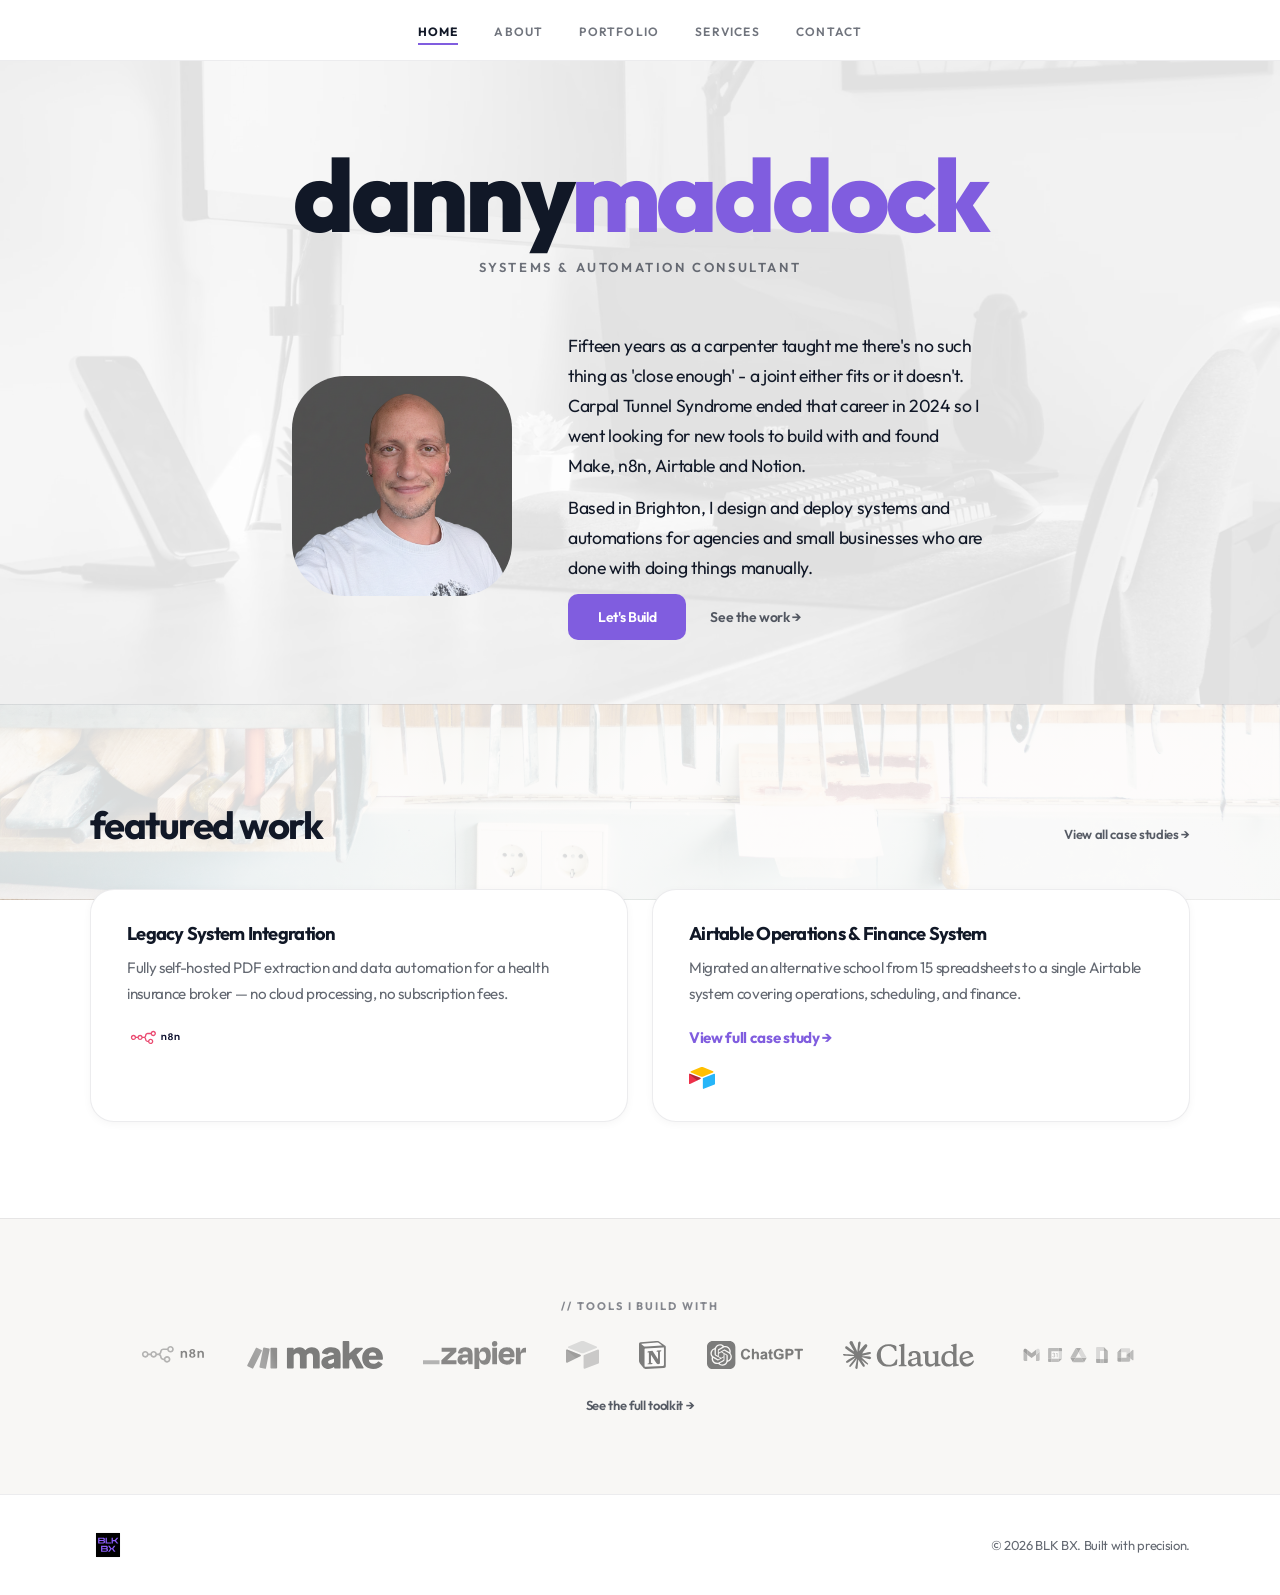
<file: index.html>
<!DOCTYPE html>
<html lang="en">
<head>
<meta charset="utf-8">
<meta name="viewport" content="width=device-width, initial-scale=1">
<title>Danny Maddock — Systems & Automation Consultant | Brighton, UK</title>
  <meta name="description" content="Carpenter turned automation builder. No-code systems, integrations, and workflows for agencies and operators — built to work, not to impress.">
  <meta property="og:title" content="Danny Maddock — Systems & Automation Consultant">
  <meta property="og:description" content="Carpenter turned automation builder. No-code systems, integrations, and workflows for agencies and operators — built to work, not to impress.">
  <meta property="og:url" content="https://dannymaddock.com/">
  <meta property="og:type" content="website">
  <meta property="og:image" content="https://dannymaddock.com/blk-bx-logo.svg.svg">
  <link rel="icon" href="/blk-bx-logo.svg.svg" type="image/svg+xml">
  <link rel="canonical" href="https://dannymaddock.com/">
  <meta name="twitter:card" content="summary">
  <link rel="preconnect" href="https://fonts.googleapis.com">
  <link rel="preconnect" href="https://fonts.gstatic.com" crossorigin="anonymous">
  <link href="https://fonts.googleapis.com/css2?family=Outfit:wght@300;400;500;600;700;800;900&display=swap" rel="stylesheet">
  <style>
    body { margin: 0; font-family: 'Outfit', -apple-system, sans-serif; letter-spacing: -0.02em; color: #111827; }
    h1, h2, h3 { letter-spacing: -0.04em; margin: 0; }
    a { color: oklch(58% 0.19 292); text-decoration: none; }
    a:hover { color: oklch(50% 0.19 292); }
  </style>

  <script type="application/ld+json">
{
  "@context": "https://schema.org",
  "@type": "Person",
  "name": "Danny Maddock",
  "url": "https://dannymaddock.com",
  "jobTitle": "Systems & Automation Consultant",
  "sameAs": [
    "https://www.upwork.com/freelancers/~01ee03b4f8411b630c",
    "https://contra.com/danny_maddock_mg95uey0"
  ],
  "address": {
    "@type": "PostalAddress",
    "addressLocality": "Brighton",
    "addressCountry": "UK"
  }
}
</script>
<style>
.skip-link { position: absolute; left: 16px; top: -80px; z-index: 1000; background: #111827; color: #fff; padding: 12px 16px; border-radius: 8px; font-weight: 700; }
.skip-link:focus { top: 12px; }
:focus-visible { outline: 3px solid oklch(58% 0.19 292); outline-offset: 3px; }
</style>
<!-- Hero background: responsive WebP with the original JPEG as fallback. Preload media ranges must match the CSS breakpoints below exactly, or a browser can fetch two variants. -->
<link rel="preload" as="image" type="image/webp" href="/hero-bg-800.webp" media="(max-width: 599.98px)">
<link rel="preload" as="image" type="image/webp" href="/hero-bg-1280.webp" media="(min-width: 600px) and (max-width: 899.98px)">
<link rel="preload" as="image" type="image/webp" href="/hero-bg-1600.webp" media="(min-width: 900px) and (max-width: 1599.98px)">
<link rel="preload" as="image" type="image/webp" href="/hero-bg-2400.webp" media="(min-width: 1600px)">
<style>
.hero-bg { background: url('/hero-bg.jpg') center / cover no-repeat; }
.hero-bg { background-image: image-set(url('/hero-bg-800.webp') type('image/webp'), url('/hero-bg.jpg') type('image/jpeg')); }
@media (min-width: 600px) { .hero-bg { background-image: image-set(url('/hero-bg-1280.webp') type('image/webp'), url('/hero-bg.jpg') type('image/jpeg')); } }
@media (min-width: 900px) { .hero-bg { background-image: image-set(url('/hero-bg-1600.webp') type('image/webp'), url('/hero-bg.jpg') type('image/jpeg')); } }
@media (min-width: 1600px) { .hero-bg { background-image: image-set(url('/hero-bg-2400.webp') type('image/webp'), url('/hero-bg.jpg') type('image/jpeg')); } }
</style>
<script defer src="https://cloud.umami.is/script.js" data-website-id="dac5d32b-0af2-4e4a-9d23-ffa6eaa5a9c3"></script>
<style>
    @media (max-width: 768px) {
      #nav-menu { position: absolute; top: 60px; left: 0; right: 0; flex-direction: column; gap: 0; background: #fff; border-bottom: 1px solid rgba(17,24,39,0.08); padding: 16px 32px !important; display: none !important; }
      #nav-menu.open { display: flex !important; }
      #nav-menu li { border-bottom: 1px solid rgba(17,24,39,0.08); padding: 12px 0; }
      #nav-menu li:last-child { border-bottom: none; }
      #nav-toggle { display: block !important; }
    }

    @media (max-width: 768px) {
        [data-screen-label="Hero"] { padding: 48px 20px 40px !important; text-align: center !important; }
        [data-screen-label="Hero"] h1 { font-size: clamp(2rem, 6vw, 3.5rem) !important; }
        [data-screen-label="Hero"] > div { flex-direction: column !important; gap: 32px !important; align-items: center !important; }
        [data-screen-label="Hero"] .image { width: 160px !important; height: 160px !important; }
        [data-screen-label="Hero"] p { font-size: 1rem !important; }
        [data-screen-label="Hero"] > div > div:last-child > div:last-child { justify-content: center !important; width: 100%; }
        [data-screen-label="Featured Work"] { text-align: center !important; }
        [data-screen-label="Featured Work"] > div > div:first-child { justify-content: center !important; align-items: center !important; }
      }

    @media (max-width: 768px) {
          [data-screen-label="Featured Work"] { padding: 64px 0 !important; background-attachment: scroll !important; }
          [data-screen-label="Featured Work"] > div > div:first-child { flex-direction: column !important; gap: 16px !important; margin-bottom: 16px !important; }
          [data-screen-label="Featured Work"] > div > div:first-child > a { font-size: 12px !important; }
          [data-screen-label="Featured Work"] > div > div:last-of-type { grid-template-columns: 1fr !important; gap: 16px !important; padding: 0 20px !important; }
          [data-screen-label="Featured Work"] > div > div:last-of-type > div { padding: 24px !important; }
          [data-screen-label="Featured Work"] > div > div:last-of-type h3 { font-size: 1rem !important; }
          [data-screen-label="Featured Work"] > div > div:last-of-type p { font-size: 0.85rem !important; }
        }

    .build-link:hover { background:oklch(50% 0.19 292); transform:translateY(-2px); }
    .muted-link:hover { color:#111827; }
    main:focus { outline: none; }
    @media (max-width: 340px) {
      /* Keep the existing 48px wordmark and hero height; prevent the old
         2px horizontal overflow on 320px screens with slightly tighter tracking. */
      [data-screen-label="Hero"] h1 > span { letter-spacing: -0.049em !important; }
    }
    @media (prefers-reduced-motion: reduce) {
      .build-link { transition: none !important; }
      .build-link:hover { transform: none; }
    }
    @media print {
      @page { margin: 0.5cm; }
      *, *::before, *::after {
        print-color-adjust: exact;
        -webkit-print-color-adjust: exact;
        backdrop-filter: none !important;
        -webkit-backdrop-filter: none !important;
        transition: none !important;
      }
    }
</style>
<noscript>
  <style>
    @media (max-width: 768px) {
      /* Without JavaScript, keep every navigation link visible in normal flow. */
      #nav-menu { position: static; display: flex !important; }
      #nav-toggle { display: none !important; }
      .nav-inner { height: auto !important; min-height: 60px; }
      header { position: relative !important; }
    }
  </style>
</noscript>
</head>
<body style="background:#fff;">


  <a href="#main-content" class="skip-link">Skip to content</a>

  <header style="position:sticky; top:0; z-index:100; border-bottom:1px solid rgba(17,24,39,0.08); background:rgba(255,255,255,0.85); backdrop-filter:blur(12px); -webkit-backdrop-filter:blur(12px);">
    <nav aria-label="Primary">
    <div class="nav-inner" style="max-width:1100px; margin:0 auto; padding:0 32px; height:60px; display:flex; align-items:center; justify-content:center;">
      <ul id="nav-menu" style="display:flex; align-items:center; gap:36px; list-style:none; margin:0; padding:0; flex-wrap:wrap;">
        <li><a href="/" aria-current="page" style="font-size:12px; font-weight:700; letter-spacing:0.1em; text-transform:uppercase; color:#111827; padding-bottom:4px; border-bottom:2px solid oklch(58% 0.19 292);">Home</a></li>
        <li><a href="/about/" style="font-size:12px; font-weight:600; letter-spacing:0.1em; text-transform:uppercase; color:rgba(17,24,39,0.6);">About</a></li>
        <li><a href="/portfolio/" style="font-size:12px; font-weight:600; letter-spacing:0.1em; text-transform:uppercase; color:rgba(17,24,39,0.6);">Portfolio</a></li>
        <li><a href="/services/" style="font-size:12px; font-weight:600; letter-spacing:0.1em; text-transform:uppercase; color:rgba(17,24,39,0.6);">Services</a></li>
        <li><a href="/contact/" style="font-size:12px; font-weight:600; letter-spacing:0.1em; text-transform:uppercase; color:rgba(17,24,39,0.6);">Contact</a></li>
      </ul>
      <button id="nav-toggle" type="button" aria-controls="nav-menu" aria-expanded="false" style="display:none; background:none; border:none; cursor:pointer; padding:8px; margin-left:auto;" aria-label="Toggle navigation">
        <svg aria-hidden="true" width="24" height="24" viewBox="0 0 24 24" fill="none" stroke="currentColor" stroke-width="2">
          <line x1="3" y1="6" x2="21" y2="6"></line>
          <line x1="3" y1="12" x2="21" y2="12"></line>
          <line x1="3" y1="18" x2="21" y2="18"></line>
        </svg>
      </button>
    </div>
    </nav>
  </header>

  <main id="main-content" tabindex="-1">
  <section style="padding:88px 40px 64px; display:flex; flex-direction:column; align-items:center; position:relative; z-index:1;" data-screen-label="Hero">
    <div class="hero-bg" aria-hidden="true" style="position:absolute; inset:0; opacity:0.12; z-index:0; pointer-events:none; filter:grayscale(100%);"></div>
    <h1 style="text-align:center; line-height:0.9; position:relative; z-index:1;">
      <span style="font-size:clamp(3rem,8vw,7.5rem); font-weight:800; letter-spacing:-0.04em; text-transform:lowercase;"><span style="color:#111827;">danny</span><span style="color:oklch(58% 0.19 292);">maddock</span></span>
    </h1>
    <p style="margin:18px 0 0; font-size:13px; font-weight:600; letter-spacing:0.2em; text-transform:uppercase; color:rgba(17,24,39,0.6); text-align:center; position:relative; z-index:1;">systems &amp; automation consultant</p>

    <div style="display:flex; flex-direction:row; align-items:center; justify-content:center; gap:56px; width:100%; max-width:920px; margin:56px auto 0; flex-wrap:wrap; position:relative; z-index:1;">
      <div style="width:220px; height:220px; flex-shrink:0; border-radius:24%; overflow:visible;">
        <img width="220" height="220" fetchpriority="high" decoding="async" src="/dannymaddock.png" alt="Danny Maddock" style="width:100%; height:100%; object-fit:cover; object-position:50% 5%; border-radius:24%; display:block;">
      </div>
      <div style="display:flex; flex-direction:column; align-items:flex-start; gap:12px; max-width:420px;">
        <p style="font-size:1.1rem; line-height:1.7; margin:0; color:#111827;">Fifteen years as a carpenter taught me there's no such thing as 'close enough' - a joint either fits or it doesn't. Carpal Tunnel Syndrome ended that career in 2024 so I went looking for new tools to build with and found Make, n8n, Airtable and Notion.</p>
        <p style="font-size:1.1rem; line-height:1.7; margin:0; color:#111827;">Based in Brighton, I design and deploy systems and automations for agencies and small businesses who are done with doing things manually.</p>
        <div style="display:flex; flex-direction:row; align-items:center; gap:24px; flex-wrap:wrap;">
          <a href="/contact/#build" style="background:oklch(58% 0.19 292); color:#fff; display:inline-block; padding:14px 30px; border-radius:10px; font-size:14px; font-weight:600; transition:all 0.25s;" class="build-link">Let's Build</a>
          <a href="/portfolio/" style="color:rgba(17,24,39,0.7); font-size:14px; font-weight:600;" class="muted-link">See the work →</a>
        </div>
      </div>
    </div>
  </section>

  <section style="padding:96px 0; border-top:1px solid rgba(17,24,39,0.08); background:linear-gradient(rgba(255,255,255,0.85),rgba(255,255,255,0.85)), url('/workbench.jpg') center top/cover no-repeat; background-attachment:fixed;" data-screen-label="Featured Work">
    <div style="max-width:1100px; margin:0 auto; padding:0 32px;">
      <div style="display:flex; align-items:baseline; justify-content:space-between; margin-bottom:40px; flex-wrap:wrap; gap:12px;">
        <h2 style="font-size:clamp(1.8rem,3.5vw,2.4rem); font-weight:700; text-transform:lowercase;">featured work</h2>
        <a href="/portfolio/" style="font-size:13px; font-weight:600; color:rgba(17,24,39,0.7);" class="muted-link">View all case studies →</a>
      </div>
      <div style="display:grid; grid-template-columns:repeat(2,1fr); gap:24px;">
        <div style="padding:32px 36px; background:#fff; border:1px solid rgba(17,24,39,0.08); border-radius:24px; box-shadow:0 2px 8px rgba(0,0,0,0.04);">
          <h3 style="font-size:1.15rem; font-weight:700; margin-bottom:10px;">Legacy System Integration</h3>
          <p style="font-size:0.95rem; color:rgba(17,24,39,0.65); line-height:1.7; margin:0 0 20px;">Fully self-hosted PDF extraction and data automation for a health insurance broker — no cloud processing, no subscription fees.</p>
          <div style="display:flex; gap:14px;">
            <img loading="lazy" decoding="async" src="/n8n.svg" alt="n8n" style="height:22px; width:auto;">
          </div>
        </div>
        <div style="padding:32px 36px; background:#fff; border:1px solid rgba(17,24,39,0.08); border-radius:24px; box-shadow:0 2px 8px rgba(0,0,0,0.04);">
          <h3 style="font-size:1.15rem; font-weight:700; margin-bottom:10px;">Airtable Operations &amp; Finance System</h3>
          <p style="font-size:0.95rem; color:rgba(17,24,39,0.65); line-height:1.7; margin:0 0 20px;">Migrated an alternative school from 15 spreadsheets to a single Airtable system covering operations, scheduling, and finance.</p>
          <a href="/portfolio/airtable-operations-and-finance/" style="display:inline-block; margin:0 0 20px; font-size:0.95rem; font-weight:700;">View full case study →</a>
          <div style="display:flex; gap:14px;">
            <img loading="lazy" decoding="async" src="/airtable.svg" alt="Airtable" style="height:22px; width:auto;">
          </div>
        </div>
      </div>
    </div>
  </section>

  <section aria-label="Tools I build with" style="padding:80px 0; border-top:1px solid rgba(17,24,39,0.08); background:#f8f7f5;" data-screen-label="Toolkit Strip">
    <div style="max-width:1100px; margin:0 auto; padding:0 32px; text-align:center;">
      <p style="font-size:11px; font-weight:700; letter-spacing:0.18em; text-transform:uppercase; color:rgba(17,24,39,0.5); margin:0 0 28px;">// tools I build with</p>
      <div style="display:flex; align-items:center; justify-content:center; gap:40px; flex-wrap:wrap;">
        <img loading="lazy" decoding="async" src="/n8n.svg" alt="n8n" style="height:28px; width:auto; filter:grayscale(100%) opacity(50%);">
        <img loading="lazy" decoding="async" src="/make.svg" alt="Make" style="height:28px; width:auto; filter:grayscale(100%) opacity(50%);">
        <img loading="lazy" decoding="async" src="/zapier.svg" alt="Zapier" style="height:28px; width:auto; filter:grayscale(100%) opacity(50%);">
        <img loading="lazy" decoding="async" src="/airtable.svg" alt="Airtable" style="height:28px; width:auto; filter:grayscale(100%) opacity(50%);">
        <img loading="lazy" decoding="async" src="/notion.svg" alt="Notion" style="height:28px; width:auto; filter:grayscale(100%) opacity(50%);">
        <img loading="lazy" decoding="async" src="/chatgpt.svg" alt="ChatGPT" style="height:28px; width:auto; filter:grayscale(100%) opacity(50%);">
        <img loading="lazy" decoding="async" src="/claude.svg" alt="Claude" style="height:28px; width:auto; filter:grayscale(100%) opacity(50%);">
        <img loading="lazy" decoding="async" src="/google_workspace.svg" alt="Google Workspace" style="height:28px; width:auto; filter:grayscale(100%) opacity(50%);">
      </div>
      <a href="/services/#toolkit" style="display:inline-block; margin-top:28px; font-size:13px; font-weight:600; color:rgba(17,24,39,0.7);" class="muted-link">See the full toolkit →</a>
    </div>
  </section>

  </main>

  <footer style="border-top:1px solid rgba(17,24,39,0.08); padding:32px 0;">
    <div style="max-width:1100px; margin:0 auto; padding:0 32px; display:flex; align-items:center; justify-content:space-between; flex-wrap:wrap; gap:16px;">
      <img loading="lazy" decoding="async" src="/blk-bx-logo.svg.svg" alt="BLK BX" style="height:36px; width:auto; object-fit:contain;">
      <p style="font-size:13px; color:rgba(17,24,39,0.65); margin:0;">© 2026 BLK BX. Built with precision.</p>
    </div>
  </footer>

  <script>
    // The mobile menu is the homepage's only scripted interaction.
    const navToggle = document.getElementById('nav-toggle');
    const navMenu = document.getElementById('nav-menu');

    function setMenuOpen(open) {
      navMenu.classList.toggle('open', open);
      navToggle.setAttribute('aria-expanded', String(open));
    }

    navToggle.addEventListener('click', function () {
      setMenuOpen(navToggle.getAttribute('aria-expanded') !== 'true');
    });

    document.addEventListener('keydown', function (event) {
      if (event.key === 'Escape' && navToggle.getAttribute('aria-expanded') === 'true') {
        setMenuOpen(false);
        navToggle.focus();
      }
    });
  </script>
</body>
</html>
</file>
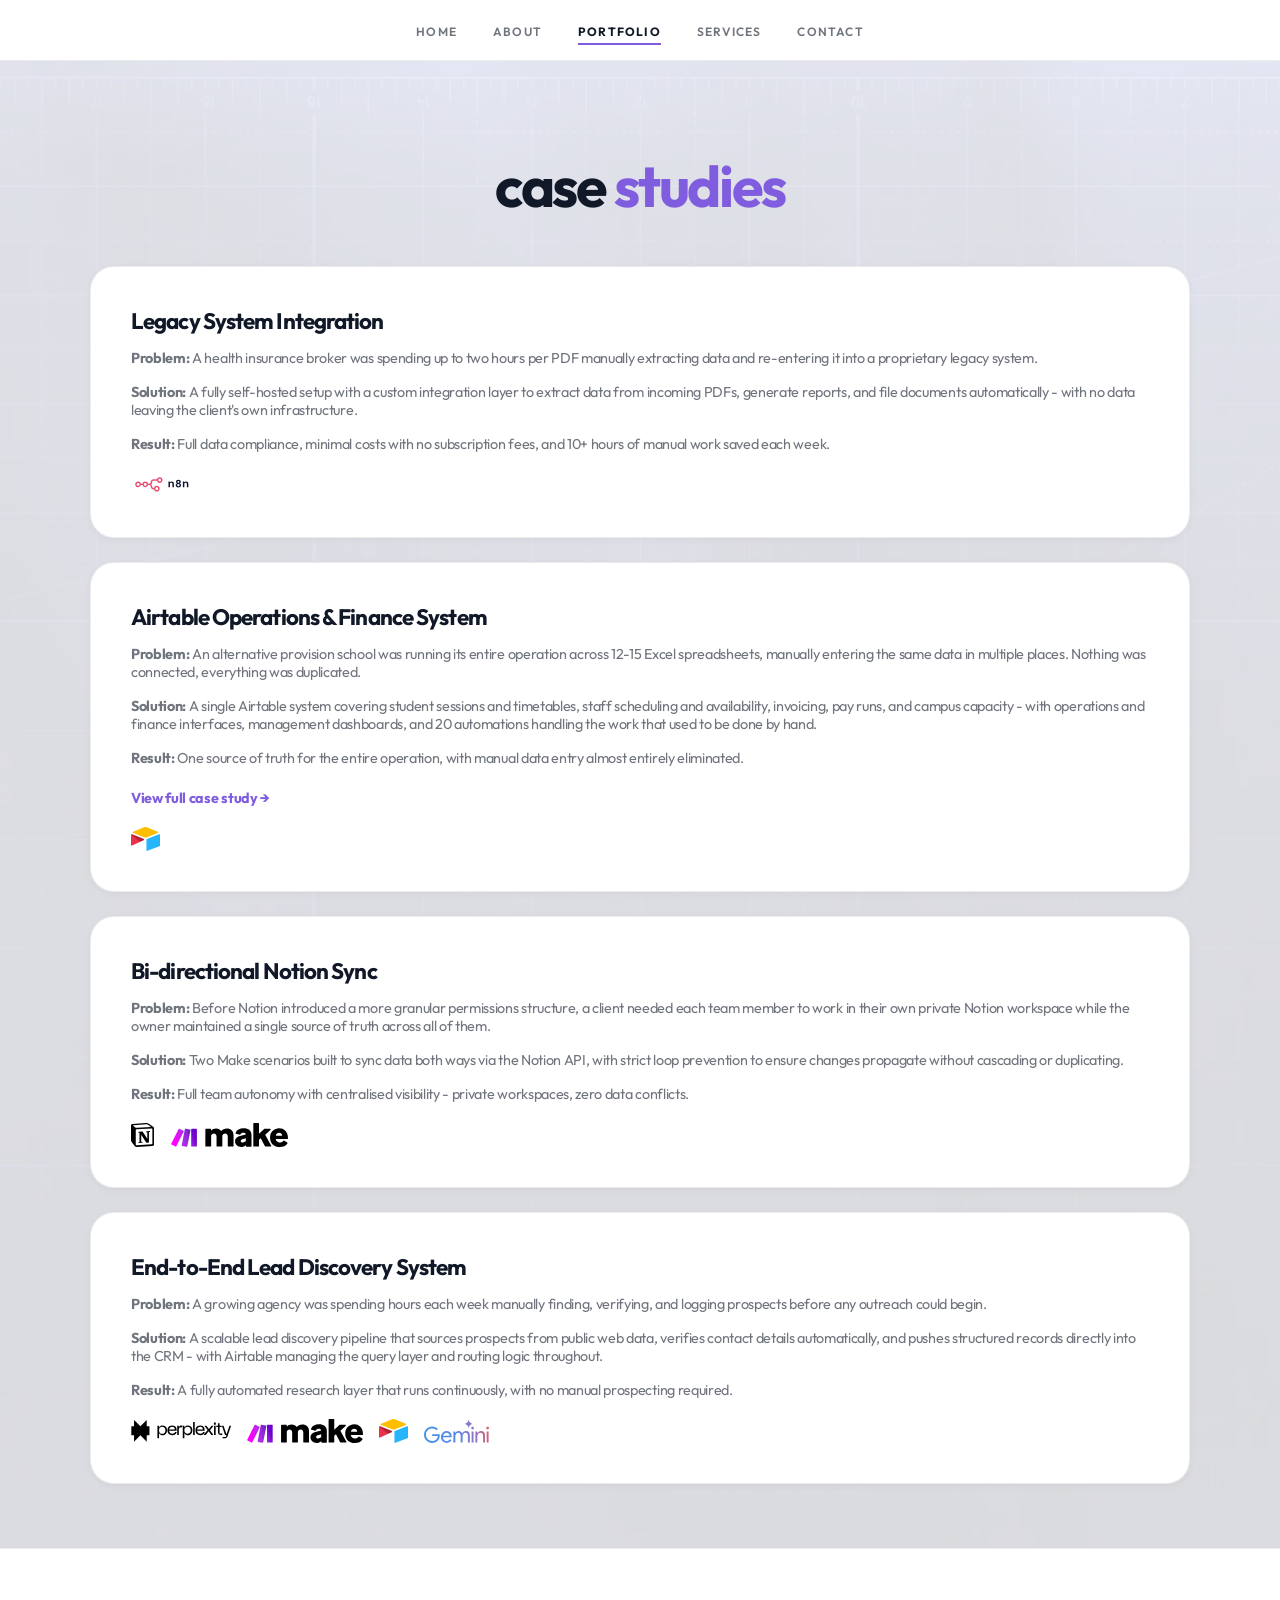
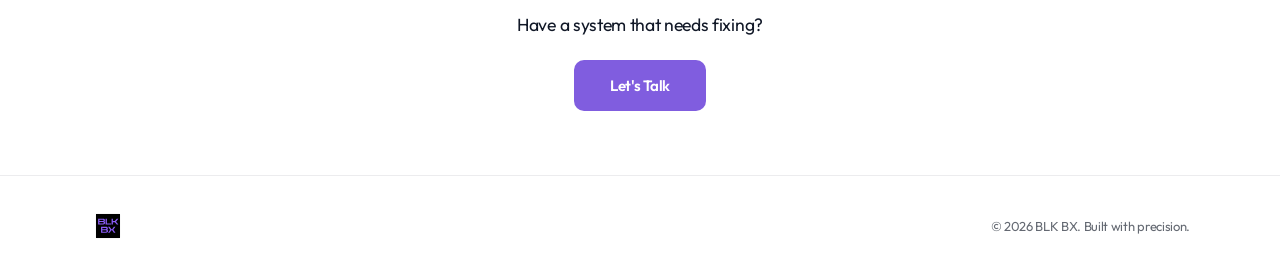
<file: portfolio/index.html>
<!DOCTYPE html>
<html lang="en">
<head>
<meta charset="utf-8">
<meta name="viewport" content="width=device-width, initial-scale=1">
<title>Case Studies — Automation & Integration Projects | Danny Maddock</title>
  <meta name="description" content="Real automation builds: Notion sync, lead-gen engines, Airtable migrations, legacy system integrations. See what's actually been shipped.">
  <meta property="og:title" content="Case Studies — Danny Maddock">
  <meta property="og:description" content="Real automation builds: Notion sync, lead-gen engines, Airtable migrations, legacy system integrations.">
  <meta property="og:type" content="website">
  <meta property="og:image" content="https://dannymaddock.com/blk-bx-logo.svg.svg">
  <link rel="icon" href="/blk-bx-logo.svg.svg" type="image/svg+xml">
  <link rel="canonical" href="https://dannymaddock.com/portfolio/">
  <meta name="twitter:card" content="summary">
  <link rel="preconnect" href="https://fonts.googleapis.com">
  <link rel="preconnect" href="https://fonts.gstatic.com" crossorigin="anonymous">
  <link href="https://fonts.googleapis.com/css2?family=Outfit:wght@300;400;500;600;700;800;900&display=swap" rel="stylesheet">
  <style>
    body { margin: 0; font-family: 'Outfit', -apple-system, sans-serif; letter-spacing: -0.02em; color: #111827; }
    h1, h2, h3 { letter-spacing: -0.04em; margin: 0; }
    a { color: oklch(58% 0.19 292); text-decoration: none; }
    a:hover { color: oklch(50% 0.19 292); }
  </style>

  <script type="application/ld+json">
{
  "@context": "https://schema.org",
  "@type": "Person",
  "name": "Danny Maddock",
  "url": "https://dannymaddock.com",
  "jobTitle": "Systems & Automation Consultant",
  "sameAs": [
    "https://www.upwork.com/freelancers/~01ee03b4f8411b630c",
    "https://contra.com/danny_maddock_mg95uey0"
  ],
  "address": {
    "@type": "PostalAddress",
    "addressLocality": "Brighton",
    "addressCountry": "UK"
  }
}
</script>
<style>
.skip-link { position: absolute; left: 16px; top: -80px; z-index: 1000; background: #111827; color: #fff; padding: 12px 16px; border-radius: 8px; font-weight: 700; }
.skip-link:focus { top: 12px; }
:focus-visible { outline: 3px solid oklch(58% 0.19 292); outline-offset: 3px; }
</style>
<script defer src="https://cloud.umami.is/script.js" data-website-id="dac5d32b-0af2-4e4a-9d23-ffa6eaa5a9c3"></script>
  <style>
    @media (max-width: 768px) {
      #nav-menu { position: absolute; top: 60px; left: 0; right: 0; flex-direction: column; gap: 0; background: #fff; border-bottom: 1px solid rgba(17,24,39,0.08); padding: 16px 32px !important; display: none !important; }
      #nav-menu.open { display: flex !important; }
      #nav-menu li { border-bottom: 1px solid rgba(17,24,39,0.08); padding: 12px 0; }
      #nav-menu li:last-child { border-bottom: none; }
      #nav-toggle { display: block !important; }
    }
  </style>
  <style>
        @media (max-width: 768px) {
          [data-screen-label="Case Studies"] { padding: 48px 20px 64px !important; text-align: center !important; }
          [data-screen-label="Case Studies"] h1 { font-size: clamp(1.8rem, 4vw, 2.6rem) !important; }
          [data-screen-label="Case Studies"] .portfolio-card { padding: 24px !important; gap: 12px !important; text-align: left !important; }
          [data-screen-label="Case Studies"] .portfolio-card h2 { font-size: 1.1rem !important; }
          [data-screen-label="Case Studies"] .portfolio-card > div { flex-wrap: wrap; }
          [data-screen-label="Case Studies"] .portfolio-card p { font-size: 0.85rem !important; }
        }
  </style>
<style>
    .build-link:hover { background: oklch(50% 0.19 292) !important; transform: translateY(-2px); }
    @media (prefers-reduced-motion: reduce) { .build-link:hover { transform: none; } }
    @media print {
      @page { margin: 0.5cm; }
      *, *::before, *::after { print-color-adjust: exact; -webkit-print-color-adjust: exact; backdrop-filter: none !important; -webkit-backdrop-filter: none !important; transition: none !important; }
    }
</style>
  <style>
    .portfolio-blueprint {
      background: url('/blueprint-grid-fallback-2560.jpg') center/cover no-repeat;
      background-image: image-set(url('/blueprint-grid-mobile-960.webp') type('image/webp'), url('/blueprint-grid-fallback-2560.jpg') type('image/jpeg'));
    }
    @media (min-width: 600px) {
      .portfolio-blueprint {
        background-image: image-set(url('/blueprint-grid-tablet-1536.webp') type('image/webp'), url('/blueprint-grid-fallback-2560.jpg') type('image/jpeg'));
      }
    }
    @media (min-width: 900px) {
      .portfolio-blueprint {
        background-image: image-set(url('/blueprint-grid-desktop-2560.webp') type('image/webp'), url('/blueprint-grid-fallback-2560.jpg') type('image/jpeg'));
      }
    }
  </style>
<noscript>
  <style>
    @media (max-width: 768px) {
      /* Without JavaScript, keep every navigation link visible in normal flow. */
      #nav-menu { position: static; display: flex !important; }
      #nav-toggle { display: none !important; }
      .nav-inner { height: auto !important; min-height: 60px; }
      header { position: relative !important; }
    }
  </style>
</noscript>
</head>
<body style="background:#fff;">


  <a href="#main-content" class="skip-link">Skip to content</a>

  <header style="position:sticky; top:0; z-index:100; border-bottom:1px solid rgba(17,24,39,0.08); background:rgba(255,255,255,0.85); backdrop-filter:blur(12px); -webkit-backdrop-filter:blur(12px);">
    <nav aria-label="Primary">
    <div class="nav-inner" style="max-width:1100px; margin:0 auto; padding:0 32px; height:60px; display:flex; align-items:center; justify-content:center;">
      <ul id="nav-menu" style="display:flex; align-items:center; gap:36px; list-style:none; margin:0; padding:0; flex-wrap:wrap;">
        <li><a href="/" style="font-size:12px; font-weight:600; letter-spacing:0.1em; text-transform:uppercase; color:rgba(17,24,39,0.6);">Home</a></li>
        <li><a href="/about/" style="font-size:12px; font-weight:600; letter-spacing:0.1em; text-transform:uppercase; color:rgba(17,24,39,0.6);">About</a></li>
        <li><a href="/portfolio/" aria-current="page" style="font-size:12px; font-weight:700; letter-spacing:0.1em; text-transform:uppercase; color:#111827; padding-bottom:4px; border-bottom:2px solid oklch(58% 0.19 292);">Portfolio</a></li>
        <li><a href="/services/" style="font-size:12px; font-weight:600; letter-spacing:0.1em; text-transform:uppercase; color:rgba(17,24,39,0.6);">Services</a></li>
        <li><a href="/contact/" style="font-size:12px; font-weight:600; letter-spacing:0.1em; text-transform:uppercase; color:rgba(17,24,39,0.6);">Contact</a></li>
      </ul>
      <button id="nav-toggle" type="button" aria-controls="nav-menu" aria-expanded="false" style="display:none; background:none; border:none; cursor:pointer; padding:8px; margin-left:auto;" aria-label="Toggle navigation">
        <svg aria-hidden="true" width="24" height="24" viewBox="0 0 24 24" fill="none" stroke="currentColor" stroke-width="2">
          <line x1="3" y1="6" x2="21" y2="6"></line>
          <line x1="3" y1="12" x2="21" y2="12"></line>
          <line x1="3" y1="18" x2="21" y2="18"></line>
        </svg>
      </button>
    </div>
    </nav>
  </header>

  <main id="main-content" tabindex="-1">
  <section style="padding:88px 40px 64px; position:relative; z-index:1;" data-screen-label="Case Studies">
    <div class="portfolio-blueprint" aria-hidden="true" style="position:absolute; inset:0; opacity:0.15; z-index:0; pointer-events:none; transform:rotate(180deg);"></div>
    <div style="max-width:1100px; margin:0 auto; padding:0 0; display:flex; flex-direction:column; gap:24px; position:relative; z-index:1;">
      <h1 style="font-size:clamp(2.4rem,5vw,3.6rem); font-weight:700; text-transform:lowercase; margin-bottom:20px; text-align:center;">case <span style="color:oklch(58% 0.19 292);">studies</span></h1>

      <article class="portfolio-card" style="padding:40px; background:#fff; border:1px solid rgba(17,24,39,0.08); border-radius:24px; box-shadow:0 2px 8px rgba(0,0,0,0.04);">
        <h2 style="font-size:1.4rem; font-weight:700; margin-bottom:14px;">Legacy System Integration</h2>
        <p style="font-size:0.9rem; color:rgba(17,24,39,0.6); margin:0 0 16px;"><strong>Problem:</strong> A health insurance broker was spending up to two hours per PDF manually extracting data and re-entering it into a proprietary legacy system.</p>
        <p style="font-size:0.9rem; color:rgba(17,24,39,0.6); margin:0 0 16px;"><strong>Solution:</strong> A fully self-hosted setup with a custom integration layer to extract data from incoming PDFs, generate reports, and file documents automatically - with no data leaving the client's own infrastructure.</p>
        <p style="font-size:0.9rem; color:rgba(17,24,39,0.6); margin:0 0 20px;"><strong>Result:</strong> Full data compliance, minimal costs with no subscription fees, and 10+ hours of manual work saved each week.</p>
        <div style="display:flex; gap:16px;">
          <img loading="lazy" decoding="async" src="/n8n.svg" alt="n8n" style="height:24px; width:auto;">
        </div>
      </article>

      <article class="portfolio-card" style="padding:40px; background:#fff; border:1px solid rgba(17,24,39,0.08); border-radius:24px; box-shadow:0 2px 8px rgba(0,0,0,0.04);">
        <h2 style="font-size:1.4rem; font-weight:700; margin-bottom:14px;">Airtable Operations &amp; Finance System</h2>
        <p style="font-size:0.9rem; color:rgba(17,24,39,0.6); margin:0 0 16px;"><strong>Problem:</strong> An alternative provision school was running its entire operation across 12-15 Excel spreadsheets, manually entering the same data in multiple places. Nothing was connected, everything was duplicated.</p>
        <p style="font-size:0.9rem; color:rgba(17,24,39,0.6); margin:0 0 16px;"><strong>Solution:</strong> A single Airtable system covering student sessions and timetables, staff scheduling and availability, invoicing, pay runs, and campus capacity - with operations and finance interfaces, management dashboards, and 20 automations handling the work that used to be done by hand.</p>
        <p style="font-size:0.9rem; color:rgba(17,24,39,0.6); margin:0 0 20px;"><strong>Result:</strong> One source of truth for the entire operation, with manual data entry almost entirely eliminated.</p>
        <a href="/portfolio/airtable-operations-and-finance/" style="display:inline-block; margin:0 0 20px; font-size:0.9rem; font-weight:700;">View full case study →</a>
        <div style="display:flex; align-items:center; gap:16px;">
          <img loading="lazy" decoding="async" src="/airtable.svg" alt="Airtable" style="height:24px; width:auto;">
        </div>
      </article>

      <article class="portfolio-card" style="padding:40px; background:#fff; border:1px solid rgba(17,24,39,0.08); border-radius:24px; box-shadow:0 2px 8px rgba(0,0,0,0.04);">
        <h2 style="font-size:1.4rem; font-weight:700; margin-bottom:14px;">Bi-directional Notion Sync</h2>
        <p style="font-size:0.9rem; color:rgba(17,24,39,0.6); margin:0 0 16px;"><strong>Problem:</strong> Before Notion introduced a more granular permissions structure, a client needed each team member to work in their own private Notion workspace while the owner maintained a single source of truth across all of them.</p>
        <p style="font-size:0.9rem; color:rgba(17,24,39,0.6); margin:0 0 16px;"><strong>Solution:</strong> Two Make scenarios built to sync data both ways via the Notion API, with strict loop prevention to ensure changes propagate without cascading or duplicating.</p>
        <p style="font-size:0.9rem; color:rgba(17,24,39,0.6); margin:0 0 20px;"><strong>Result:</strong> Full team autonomy with centralised visibility - private workspaces, zero data conflicts.</p>
        <div style="display:flex; gap:16px;">
          <img loading="lazy" decoding="async" src="/notion.svg" alt="Notion" style="height:24px; width:auto;">
          <img loading="lazy" decoding="async" src="/make.svg" alt="Make" style="height:24px; width:auto;">
        </div>
      </article>

      <article class="portfolio-card" style="padding:40px; background:#fff; border:1px solid rgba(17,24,39,0.08); border-radius:24px; box-shadow:0 2px 8px rgba(0,0,0,0.04);">
        <h2 style="font-size:1.4rem; font-weight:700; margin-bottom:14px;">End-to-End Lead Discovery System</h2>
        <p style="font-size:0.9rem; color:rgba(17,24,39,0.6); margin:0 0 16px;"><strong>Problem:</strong> A growing agency was spending hours each week manually finding, verifying, and logging prospects before any outreach could begin.</p>
        <p style="font-size:0.9rem; color:rgba(17,24,39,0.6); margin:0 0 16px;"><strong>Solution:</strong> A scalable lead discovery pipeline that sources prospects from public web data, verifies contact details automatically, and pushes structured records directly into the CRM - with Airtable managing the query layer and routing logic throughout.</p>
        <p style="font-size:0.9rem; color:rgba(17,24,39,0.6); margin:0 0 20px;"><strong>Result:</strong> A fully automated research layer that runs continuously, with no manual prospecting required.</p>
        <div style="display:flex; gap:16px;">
          <img loading="lazy" decoding="async" src="/perplexity.svg" alt="Perplexity" style="height:24px; width:auto;">
          <img loading="lazy" decoding="async" src="/make.svg" alt="Make" style="height:24px; width:auto;">
          <img loading="lazy" decoding="async" src="/airtable.svg" alt="Airtable" style="height:24px; width:auto;">
          <img loading="lazy" decoding="async" src="/gemini.svg" alt="Gemini" style="height:24px; width:auto;">
        </div>
      </article>

    </div>
  </section>

  <section style="padding:64px 0; border-top:1px solid rgba(17,24,39,0.08); text-align:center;">
    <p style="font-size:1.1rem; margin:0 0 24px;">Have a system that needs fixing?</p>
    <a href="/contact/#build" style="background:oklch(58% 0.19 292); color:#fff; display:inline-block; padding:16px 36px; border-radius:10px; font-size:15px; font-weight:600;" class="build-link">Let's Talk</a>
  </section>

  </main>

  <footer style="border-top:1px solid rgba(17,24,39,0.08); padding:32px 0;">
    <div style="max-width:1100px; margin:0 auto; padding:0 32px; display:flex; align-items:center; justify-content:space-between; flex-wrap:wrap; gap:16px;">
      <img loading="lazy" decoding="async" src="/blk-bx-logo.svg.svg" alt="BLK BX" style="height:36px; width:auto; object-fit:contain;">
      <p style="font-size:13px; color:rgba(17,24,39,0.65); margin:0;">© 2026 BLK BX. Built with precision.</p>
    </div>
  </footer>

  <script>
    // The mobile menu is the Portfolio page's only scripted interaction.
    const navToggle = document.getElementById('nav-toggle');
    const navMenu = document.getElementById('nav-menu');

    function setMenuOpen(open) {
      navMenu.classList.toggle('open', open);
      navToggle.setAttribute('aria-expanded', String(open));
    }

    navToggle.addEventListener('click', function () {
      setMenuOpen(navToggle.getAttribute('aria-expanded') !== 'true');
    });

    document.addEventListener('keydown', function (event) {
      if (event.key === 'Escape' && navToggle.getAttribute('aria-expanded') === 'true') {
        setMenuOpen(false);
        navToggle.focus();
      }
    });
  </script>
</body>
</html>
</file>
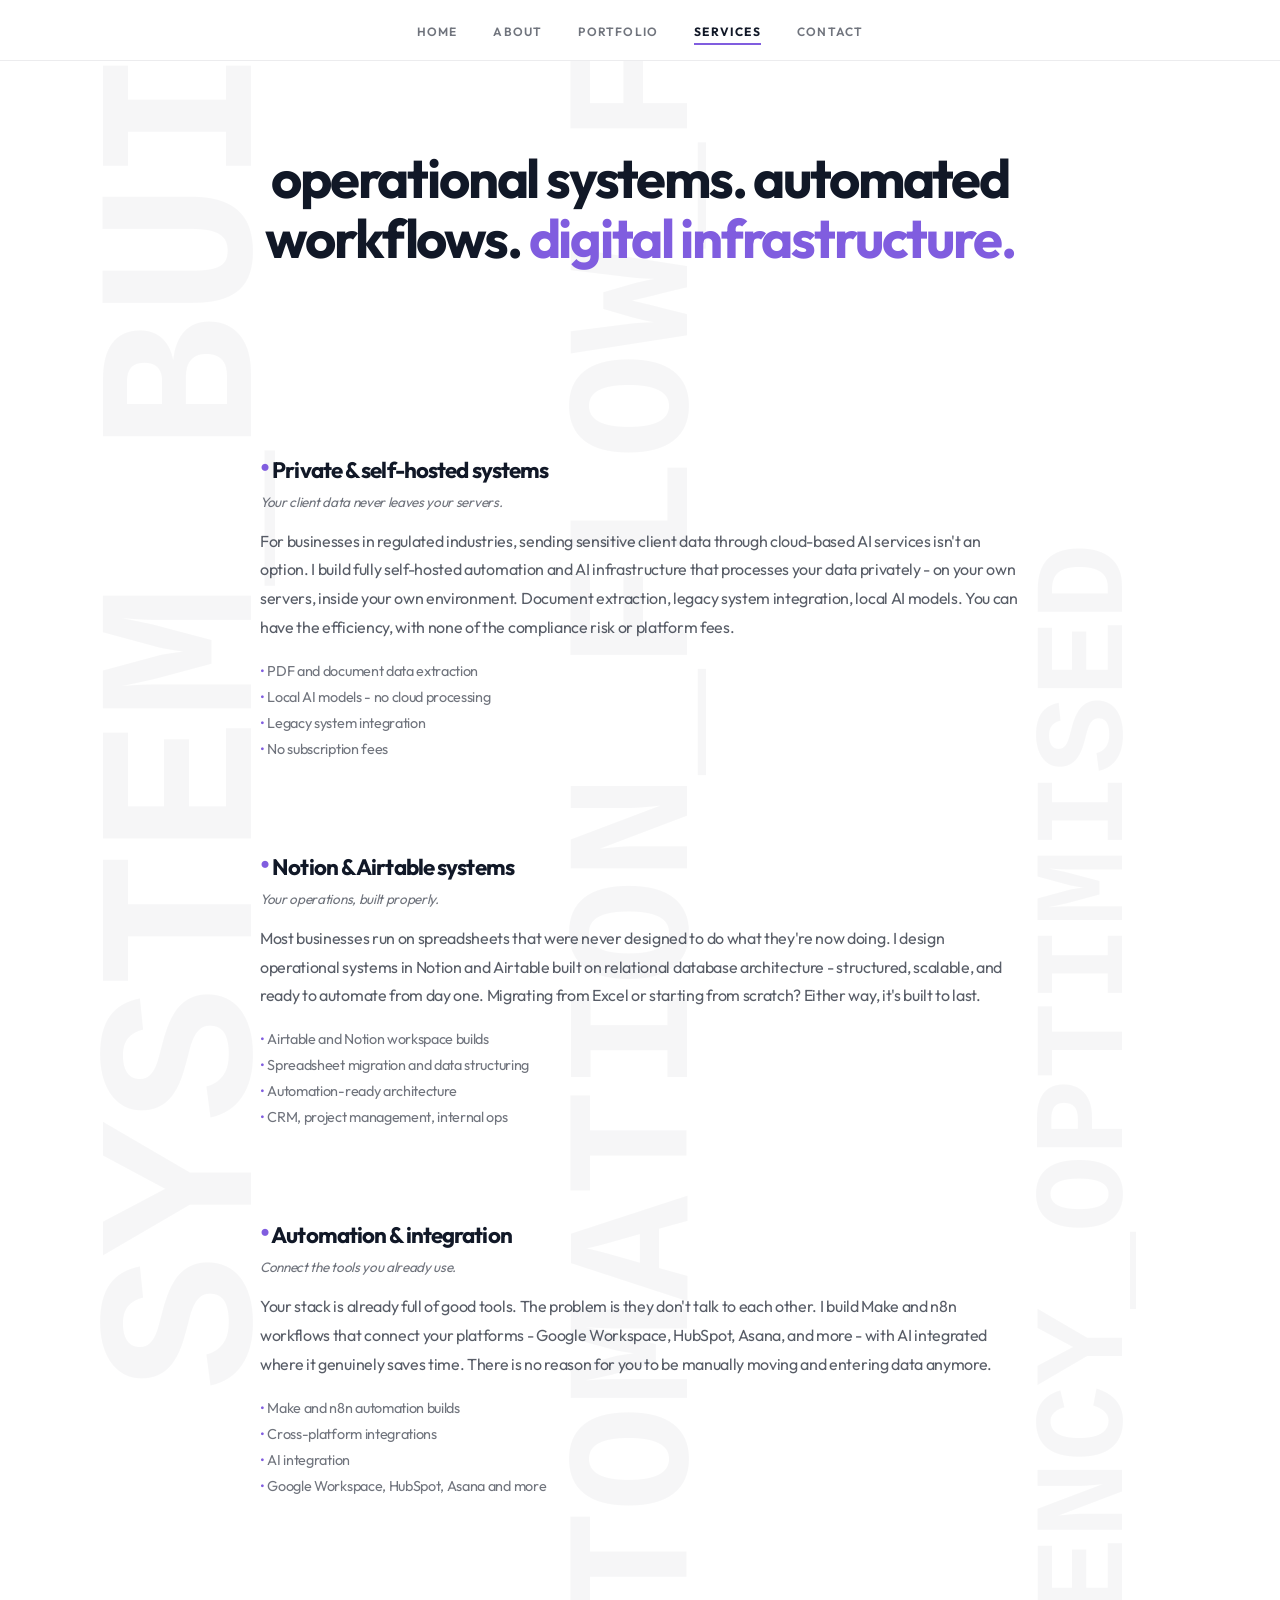
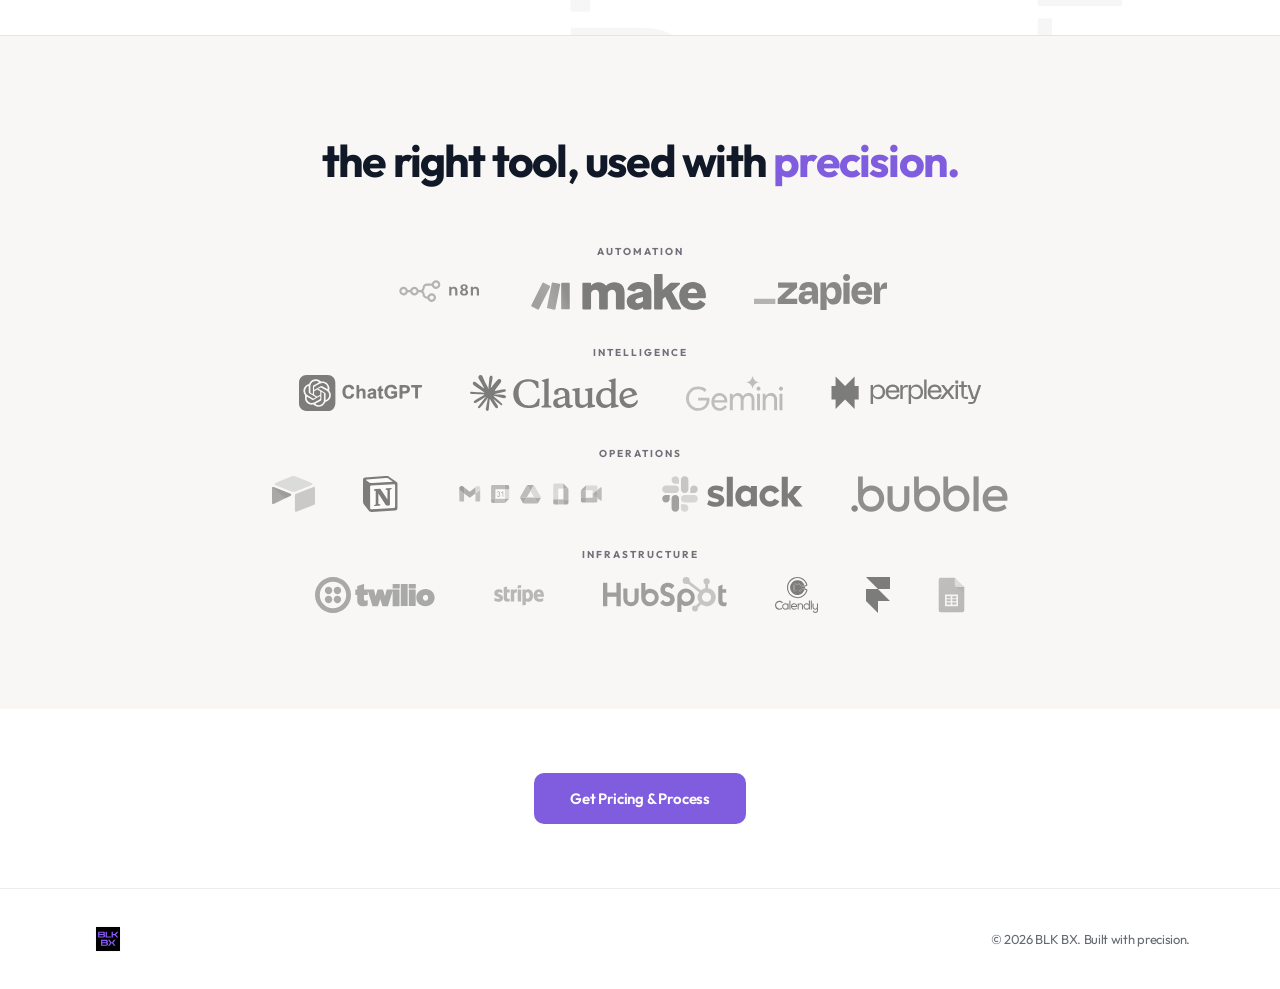
<file: services/index.html>
<!DOCTYPE html>
<html lang="en">
<head>
<meta charset="utf-8">
<meta name="viewport" content="width=device-width, initial-scale=1">
<title>Automation Services — Make, n8n, Airtable & AI Integrations | Danny Maddock</title>
  <meta name="description" content="Private and self-hosted automation, Notion and Airtable systems, and n8n and Make integrations for UK businesses.">
  <meta property="og:title" content="Automation Services — Danny Maddock">
  <meta property="og:description" content="Private and self-hosted automation, Notion and Airtable systems, and n8n and Make integrations for UK businesses.">
  <meta property="og:type" content="website">
  <meta property="og:image" content="https://dannymaddock.com/blk-bx-logo.svg.svg">
  <link rel="icon" href="/blk-bx-logo.svg.svg" type="image/svg+xml">
  <link rel="canonical" href="https://dannymaddock.com/services/">
  <meta name="twitter:card" content="summary">
  <link rel="preconnect" href="https://fonts.googleapis.com">
  <link rel="preconnect" href="https://fonts.gstatic.com" crossorigin="anonymous">
  <link href="https://fonts.googleapis.com/css2?family=Outfit:wght@300;400;500;600;700;800;900&display=swap" rel="stylesheet">
  <style>
    body { margin: 0; font-family: 'Outfit', -apple-system, sans-serif; letter-spacing: -0.02em; color: #111827; }
    h1, h2, h3 { letter-spacing: -0.04em; margin: 0; }
    a { color: oklch(58% 0.19 292); text-decoration: none; }
    a:hover { color: oklch(50% 0.19 292); }
  </style>

  <script type="application/ld+json">
{
  "@context": "https://schema.org",
  "@type": "Person",
  "name": "Danny Maddock",
  "url": "https://dannymaddock.com",
  "jobTitle": "Systems & Automation Consultant",
  "sameAs": [
    "https://www.upwork.com/freelancers/~01ee03b4f8411b630c",
    "https://contra.com/danny_maddock_mg95uey0"
  ],
  "address": {
    "@type": "PostalAddress",
    "addressLocality": "Brighton",
    "addressCountry": "UK"
  }
}
</script>
<style>
.skip-link { position: absolute; left: 16px; top: -80px; z-index: 1000; background: #111827; color: #fff; padding: 12px 16px; border-radius: 8px; font-weight: 700; }
.skip-link:focus { top: 12px; }
:focus-visible { outline: 3px solid oklch(58% 0.19 292); outline-offset: 3px; }
</style>
<script defer src="https://cloud.umami.is/script.js" data-website-id="dac5d32b-0af2-4e4a-9d23-ffa6eaa5a9c3"></script>
  <style>
    @media (max-width: 768px) {
      #nav-menu { position: absolute; top: 60px; left: 0; right: 0; flex-direction: column; gap: 0; background: #fff; border-bottom: 1px solid rgba(17,24,39,0.08); padding: 16px 32px !important; display: none !important; }
      #nav-menu.open { display: flex !important; }
      #nav-menu li { border-bottom: 1px solid rgba(17,24,39,0.08); padding: 12px 0; }
      #nav-menu li:last-child { border-bottom: none; }
      #nav-toggle { display: block !important; }
    }

        @media (max-width: 768px) {
          [data-screen-label="Services Header"] { padding: 48px 0 64px !important; text-align: center !important; }
          [data-screen-label="Services Header"] h1 { font-size: clamp(1.6rem, 3.5vw, 2.4rem) !important; padding: 0 20px; }
          [data-screen-label="Specs"] { padding: 20px 0 64px !important; }
          [data-screen-label="Specs"] > div > article { max-width: 100%; }
          [data-screen-label="Specs"] > div > article > div { padding: 28px 0 !important; }
          [data-screen-label="Specs"] > div > article > div h2 { font-size: 1.1rem !important; }
          [data-screen-label="Specs"] > div > article > div p { font-size: 0.9rem !important; }
          [data-screen-label="Specs"] > div > article > div ul { font-size: 0.85rem !important; list-style: none !important; }
        }

    .toolkit-logo:hover { filter: grayscale(0%) opacity(100%); }
    .pricing-link:hover { background: oklch(50% 0.19 292); transform: translateY(-2px); }
    main:focus { outline: none; }
    @media (prefers-reduced-motion: reduce) {
      .toolkit-logo { transition: none !important; }
      .pricing-link:hover { transform: none; }
    }
    @media print {
      @page { margin: 0.5cm; }
      *, *::before, *::after {
        print-color-adjust: exact;
        -webkit-print-color-adjust: exact;
        backdrop-filter: none !important;
        -webkit-backdrop-filter: none !important;
        transition: none !important;
      }
    }
  </style>
<noscript>
  <style>
    @media (max-width: 768px) {
      /* Keep all navigation links available without JavaScript. */
      #nav-menu { position: static; display: flex !important; }
      #nav-toggle { display: none !important; }
      .nav-inner { height: auto !important; min-height: 60px; }
      header { position: relative !important; }
    }
  </style>
</noscript>
</head>
<body style="background:#fff;">


  <a href="#main-content" class="skip-link">Skip to content</a>

  <header style="position:sticky; top:0; z-index:100; border-bottom:1px solid rgba(17,24,39,0.08); background:rgba(255,255,255,0.85); backdrop-filter:blur(12px); -webkit-backdrop-filter:blur(12px);">
    <nav aria-label="Primary">
    <div class="nav-inner" style="max-width:1100px; margin:0 auto; padding:0 32px; height:60px; display:flex; align-items:center; justify-content:center;">
      <ul id="nav-menu" style="display:flex; align-items:center; gap:36px; list-style:none; margin:0; padding:0; flex-wrap:wrap;">
        <li><a href="/" style="font-size:12px; font-weight:600; letter-spacing:0.1em; text-transform:uppercase; color:rgba(17,24,39,0.6);">Home</a></li>
        <li><a href="/about/" style="font-size:12px; font-weight:600; letter-spacing:0.1em; text-transform:uppercase; color:rgba(17,24,39,0.6);">About</a></li>
        <li><a href="/portfolio/" style="font-size:12px; font-weight:600; letter-spacing:0.1em; text-transform:uppercase; color:rgba(17,24,39,0.6);">Portfolio</a></li>
        <li><a href="/services/" aria-current="page" style="font-size:12px; font-weight:700; letter-spacing:0.1em; text-transform:uppercase; color:#111827; padding-bottom:4px; border-bottom:2px solid oklch(58% 0.19 292);">Services</a></li>
        <li><a href="/contact/" style="font-size:12px; font-weight:600; letter-spacing:0.1em; text-transform:uppercase; color:rgba(17,24,39,0.6);">Contact</a></li>
      </ul>
      <button id="nav-toggle" type="button" aria-controls="nav-menu" aria-expanded="false" style="display:none; background:none; border:none; cursor:pointer; padding:8px; margin-left:auto;" aria-label="Toggle navigation">
        <svg aria-hidden="true" width="24" height="24" viewBox="0 0 24 24" fill="none" stroke="currentColor" stroke-width="2">
          <line x1="3" y1="6" x2="21" y2="6"></line>
          <line x1="3" y1="12" x2="21" y2="12"></line>
          <line x1="3" y1="18" x2="21" y2="18"></line>
        </svg>
      </button>
    </div>
    </nav>
  </header>

  <main id="main-content" tabindex="-1">
  <div style="position:relative; overflow:hidden;">
    <div class="services-watermarks" aria-hidden="true" style="position:absolute; inset:0; overflow:hidden; pointer-events:none; z-index:0;">
      <div style="position:absolute; font-family:'Courier New', monospace; font-weight:900; color:#111827; opacity:0.03; white-space:nowrap; text-transform:uppercase; transform:translate(-50%,-50%) rotate(-90deg); line-height:1; font-size:14rem; top:12%; left:15%;">system_build_v2.0</div>
      <div style="position:absolute; font-family:'Courier New', monospace; font-weight:900; color:#111827; opacity:0.03; white-space:nowrap; text-transform:uppercase; transform:translate(-50%,-50%) rotate(-90deg); line-height:1; font-size:11rem; top:42%; left:50%;">automation_flow_final</div>
      <div style="position:absolute; font-family:'Courier New', monospace; font-weight:900; color:#111827; opacity:0.03; white-space:nowrap; text-transform:uppercase; transform:translate(-50%,-50%) rotate(-90deg); line-height:1; font-size:8rem; top:72%; left:85%;">latency_optimised</div>
    </div>

    <section aria-labelledby="services-heading" style="padding:88px 0 96px; position:relative;" data-screen-label="Services Header">
      <div style="max-width:760px; margin:0 auto; padding:0 32px; text-align:center; position:relative; z-index:1;">
        <h1 id="services-heading" style="font-size:clamp(2.2rem,4.5vw,3.4rem); font-weight:700; text-transform:lowercase; line-height:1.1;">operational systems. automated workflows. <span style="color:oklch(58% 0.19 292);">digital infrastructure.</span></h1>
      </div>
    </section>

    <section style="padding:40px 0 96px; position:relative;" data-screen-label="Specs">
      <div style="max-width:760px; margin:0 auto; padding:0 32px; position:relative; z-index:1;">
        <article class="service-spec" aria-labelledby="service-self-hosted" style="padding:44px 0;">
        <h2 id="service-self-hosted" style="font-size:1.4rem; font-weight:700; margin-bottom:8px;"><span aria-hidden="true" style="color:oklch(58% 0.19 292); font-size:1.8rem;">•</span> Private &amp; self-hosted systems</h2>
        <p style="font-size:0.85rem; color:rgba(17,24,39,0.6); margin:0 0 16px; font-style:italic;">Your client data never leaves your servers.</p>
        <p style="font-size:1rem; color:rgba(17,24,39,0.7); line-height:1.8; margin:0 0 20px;">For businesses in regulated industries, sending sensitive client data through cloud-based AI services isn't an option. I build fully self-hosted automation and AI infrastructure that processes your data privately - on your own servers, inside your own environment. Document extraction, legacy system integration, local AI models. You can have the efficiency, with none of the compliance risk or platform fees.</p>
        <ul role="list" style="list-style:none; display:flex; flex-direction:column; gap:8px; margin:0; padding:0;">
          <li style="font-size:0.9rem; color:rgba(17,24,39,0.6);"><span aria-hidden="true" style="color:oklch(58% 0.19 292);">•</span> PDF and document data extraction</li>
          <li style="font-size:0.9rem; color:rgba(17,24,39,0.6);"><span aria-hidden="true" style="color:oklch(58% 0.19 292);">•</span> Local AI models - no cloud processing</li>
          <li style="font-size:0.9rem; color:rgba(17,24,39,0.6);"><span aria-hidden="true" style="color:oklch(58% 0.19 292);">•</span> Legacy system integration</li>
          <li style="font-size:0.9rem; color:rgba(17,24,39,0.6);"><span aria-hidden="true" style="color:oklch(58% 0.19 292);">•</span> No subscription fees</li>
        </ul>
      </article>

      <article class="service-spec" aria-labelledby="service-notion-airtable" style="padding:44px 0;">
        <h2 id="service-notion-airtable" style="font-size:1.4rem; font-weight:700; margin-bottom:8px;"><span aria-hidden="true" style="color:oklch(58% 0.19 292); font-size:1.8rem;">•</span> Notion &amp; Airtable systems</h2>
        <p style="font-size:0.85rem; color:rgba(17,24,39,0.6); margin:0 0 16px; font-style:italic;">Your operations, built properly.</p>
        <p style="font-size:1rem; color:rgba(17,24,39,0.7); line-height:1.8; margin:0 0 20px;">Most businesses run on spreadsheets that were never designed to do what they're now doing. I design operational systems in Notion and Airtable built on relational database architecture - structured, scalable, and ready to automate from day one. Migrating from Excel or starting from scratch? Either way, it's built to last.</p>
        <ul role="list" style="list-style:none; display:flex; flex-direction:column; gap:8px; margin:0; padding:0;">
          <li style="font-size:0.9rem; color:rgba(17,24,39,0.6);"><span aria-hidden="true" style="color:oklch(58% 0.19 292);">•</span> Airtable and Notion workspace builds</li>
          <li style="font-size:0.9rem; color:rgba(17,24,39,0.6);"><span aria-hidden="true" style="color:oklch(58% 0.19 292);">•</span> Spreadsheet migration and data structuring</li>
          <li style="font-size:0.9rem; color:rgba(17,24,39,0.6);"><span aria-hidden="true" style="color:oklch(58% 0.19 292);">•</span> Automation-ready architecture</li>
          <li style="font-size:0.9rem; color:rgba(17,24,39,0.6);"><span aria-hidden="true" style="color:oklch(58% 0.19 292);">•</span> CRM, project management, internal ops</li>
        </ul>
      </article>

      <article class="service-spec" aria-labelledby="service-automation" style="padding:44px 0;">
        <h2 id="service-automation" style="font-size:1.4rem; font-weight:700; margin-bottom:8px;"><span aria-hidden="true" style="color:oklch(58% 0.19 292); font-size:1.8rem;">•</span> Automation &amp; integration</h2>
        <p style="font-size:0.85rem; color:rgba(17,24,39,0.6); margin:0 0 16px; font-style:italic;">Connect the tools you already use.</p>
        <p style="font-size:1rem; color:rgba(17,24,39,0.7); line-height:1.8; margin:0 0 20px;">Your stack is already full of good tools. The problem is they don't talk to each other. I build Make and n8n workflows that connect your platforms - Google Workspace, HubSpot, Asana, and more - with AI integrated where it genuinely saves time. There is no reason for you to be manually moving and entering data anymore.</p>
        <ul role="list" style="list-style:none; display:flex; flex-direction:column; gap:8px; margin:0; padding:0;">
          <li style="font-size:0.9rem; color:rgba(17,24,39,0.6);"><span aria-hidden="true" style="color:oklch(58% 0.19 292);">•</span> Make and n8n automation builds</li>
          <li style="font-size:0.9rem; color:rgba(17,24,39,0.6);"><span aria-hidden="true" style="color:oklch(58% 0.19 292);">•</span> Cross-platform integrations</li>
          <li style="font-size:0.9rem; color:rgba(17,24,39,0.6);"><span aria-hidden="true" style="color:oklch(58% 0.19 292);">•</span> AI integration</li>
          <li style="font-size:0.9rem; color:rgba(17,24,39,0.6);"><span aria-hidden="true" style="color:oklch(58% 0.19 292);">•</span> Google Workspace, HubSpot, Asana and more</li>
        </ul>
      </article>

      </div>
    </section>
  </div>

  <section id="toolkit" aria-labelledby="toolkit-heading" style="padding:96px 0; border-top:1px solid rgba(17,24,39,0.08); background:#f8f7f5;" data-screen-label="Toolkit">
    <div style="max-width:1100px; margin:0 auto; padding:0 32px;">
      <h2 id="toolkit-heading" style="text-align:center; font-size:clamp(2rem,4vw,2.8rem); font-weight:700; text-transform:lowercase; margin-bottom:56px;">the right tool, used with <span style="color:oklch(58% 0.19 292);">precision.</span></h2>
      <div style="display:flex; flex-direction:column; gap:36px;">
        <div style="display:flex; flex-direction:column; align-items:center; gap:16px;">
          <span style="font-size:10px; font-weight:700; letter-spacing:0.2em; text-transform:uppercase; color:oklch(55% 0.015 292);">Automation</span>
          <div style="display:flex; align-items:center; justify-content:center; gap:48px; flex-wrap:wrap;">
            <img loading="lazy" decoding="async" src="/n8n.svg" alt="n8n" style="height:36px; width:auto; filter:grayscale(100%) opacity(50%); transition:all 0.3s;" class="toolkit-logo">
            <img loading="lazy" decoding="async" src="/make.svg" alt="Make" style="height:36px; width:auto; filter:grayscale(100%) opacity(50%); transition:all 0.3s;" class="toolkit-logo">
            <img loading="lazy" decoding="async" src="/zapier.svg" alt="Zapier" style="height:36px; width:auto; filter:grayscale(100%) opacity(50%); transition:all 0.3s;" class="toolkit-logo">
          </div>
        </div>
        <div style="display:flex; flex-direction:column; align-items:center; gap:16px;">
          <span style="font-size:10px; font-weight:700; letter-spacing:0.2em; text-transform:uppercase; color:oklch(55% 0.015 292);">Intelligence</span>
          <div style="display:flex; align-items:center; justify-content:center; gap:48px; flex-wrap:wrap;">
            <img loading="lazy" decoding="async" src="/chatgpt.svg" alt="ChatGPT" style="height:36px; width:auto; filter:grayscale(100%) opacity(50%); transition:all 0.3s;" class="toolkit-logo">
            <img loading="lazy" decoding="async" src="/claude.svg" alt="Claude" style="height:36px; width:auto; filter:grayscale(100%) opacity(50%); transition:all 0.3s;" class="toolkit-logo">
            <img loading="lazy" decoding="async" src="/gemini.svg" alt="Gemini" style="height:36px; width:auto; filter:grayscale(100%) opacity(50%); transition:all 0.3s;" class="toolkit-logo">
            <img loading="lazy" decoding="async" src="/perplexity.svg" alt="Perplexity" style="height:36px; width:auto; filter:grayscale(100%) opacity(50%); transition:all 0.3s;" class="toolkit-logo">
          </div>
        </div>
        <div style="display:flex; flex-direction:column; align-items:center; gap:16px;">
          <span style="font-size:10px; font-weight:700; letter-spacing:0.2em; text-transform:uppercase; color:oklch(55% 0.015 292);">Operations</span>
          <div style="display:flex; align-items:center; justify-content:center; gap:48px; flex-wrap:wrap;">
            <img loading="lazy" decoding="async" src="/airtable.svg" alt="Airtable" style="height:36px; width:auto; filter:grayscale(100%) opacity(50%); transition:all 0.3s;" class="toolkit-logo">
            <img loading="lazy" decoding="async" src="/notion.svg" alt="Notion" style="height:36px; width:auto; filter:grayscale(100%) opacity(50%); transition:all 0.3s;" class="toolkit-logo">
            <img loading="lazy" decoding="async" src="/google_workspace.svg" alt="Google Workspace" style="height:36px; width:auto; filter:grayscale(100%) opacity(50%); transition:all 0.3s;" class="toolkit-logo">
            <img loading="lazy" decoding="async" src="/slack.svg" alt="Slack" style="height:36px; width:auto; filter:grayscale(100%) opacity(50%); transition:all 0.3s;" class="toolkit-logo">
            <img loading="lazy" decoding="async" src="/bubble.svg" alt="Bubble" style="height:36px; width:auto; filter:grayscale(100%) opacity(50%); transition:all 0.3s;" class="toolkit-logo">
          </div>
        </div>
        <div style="display:flex; flex-direction:column; align-items:center; gap:16px;">
          <span style="font-size:10px; font-weight:700; letter-spacing:0.2em; text-transform:uppercase; color:oklch(55% 0.015 292);">Infrastructure</span>
          <div style="display:flex; align-items:center; justify-content:center; gap:48px; flex-wrap:wrap;">
            <img loading="lazy" decoding="async" src="/twilio.svg" alt="Twilio" style="height:36px; width:auto; filter:grayscale(100%) opacity(50%); transition:all 0.3s;" class="toolkit-logo">
            <img loading="lazy" decoding="async" src="/stripe.svg" alt="Stripe" style="height:36px; width:auto; filter:grayscale(100%) opacity(50%); transition:all 0.3s;" class="toolkit-logo">
            <img loading="lazy" decoding="async" src="/hubspot.svg" alt="HubSpot" style="height:36px; width:auto; filter:grayscale(100%) opacity(50%); transition:all 0.3s;" class="toolkit-logo">
            <img loading="lazy" decoding="async" src="/calendly.svg" alt="Calendly" style="height:36px; width:auto; filter:grayscale(100%) opacity(50%); transition:all 0.3s;" class="toolkit-logo">
            <img loading="lazy" decoding="async" src="/framer.svg" alt="Framer" style="height:36px; width:auto; filter:grayscale(100%) opacity(50%); transition:all 0.3s;" class="toolkit-logo">
            <img loading="lazy" decoding="async" src="/google-sheets.svg" alt="Google Sheets" style="height:36px; width:auto; filter:grayscale(100%) opacity(50%); transition:all 0.3s;" class="toolkit-logo">
          </div>
        </div>
      </div>
    </div>
  </section>

  <section style="padding:64px 0; text-align:center;">
    <a href="/contact/" style="background:oklch(58% 0.19 292); color:#fff; display:inline-block; padding:16px 36px; border-radius:10px; font-size:15px; font-weight:600;" class="pricing-link">Get Pricing &amp; Process</a>
  </section>

  </main>

  <footer style="border-top:1px solid rgba(17,24,39,0.08); padding:32px 0;">
    <div style="max-width:1100px; margin:0 auto; padding:0 32px; display:flex; align-items:center; justify-content:space-between; flex-wrap:wrap; gap:16px;">
      <img loading="lazy" decoding="async" src="/blk-bx-logo.svg.svg" alt="BLK BX" style="height:36px; width:auto; object-fit:contain;">
      <p style="font-size:13px; color:rgba(17,24,39,0.65); margin:0;">© 2026 BLK BX. Built with precision.</p>
    </div>
  </footer>

  <script>
    // The mobile menu is the Services page's only scripted interaction.
    const navToggle = document.getElementById('nav-toggle');
    const navMenu = document.getElementById('nav-menu');

    function setMenuOpen(open) {
      navMenu.classList.toggle('open', open);
      navToggle.setAttribute('aria-expanded', String(open));
    }

    navToggle.addEventListener('click', function () {
      setMenuOpen(navToggle.getAttribute('aria-expanded') !== 'true');
    });

    document.addEventListener('keydown', function (event) {
      if (event.key === 'Escape' && navToggle.getAttribute('aria-expanded') === 'true') {
        setMenuOpen(false);
        navToggle.focus();
      }
    });
  </script>
</body>
</html>
</file>
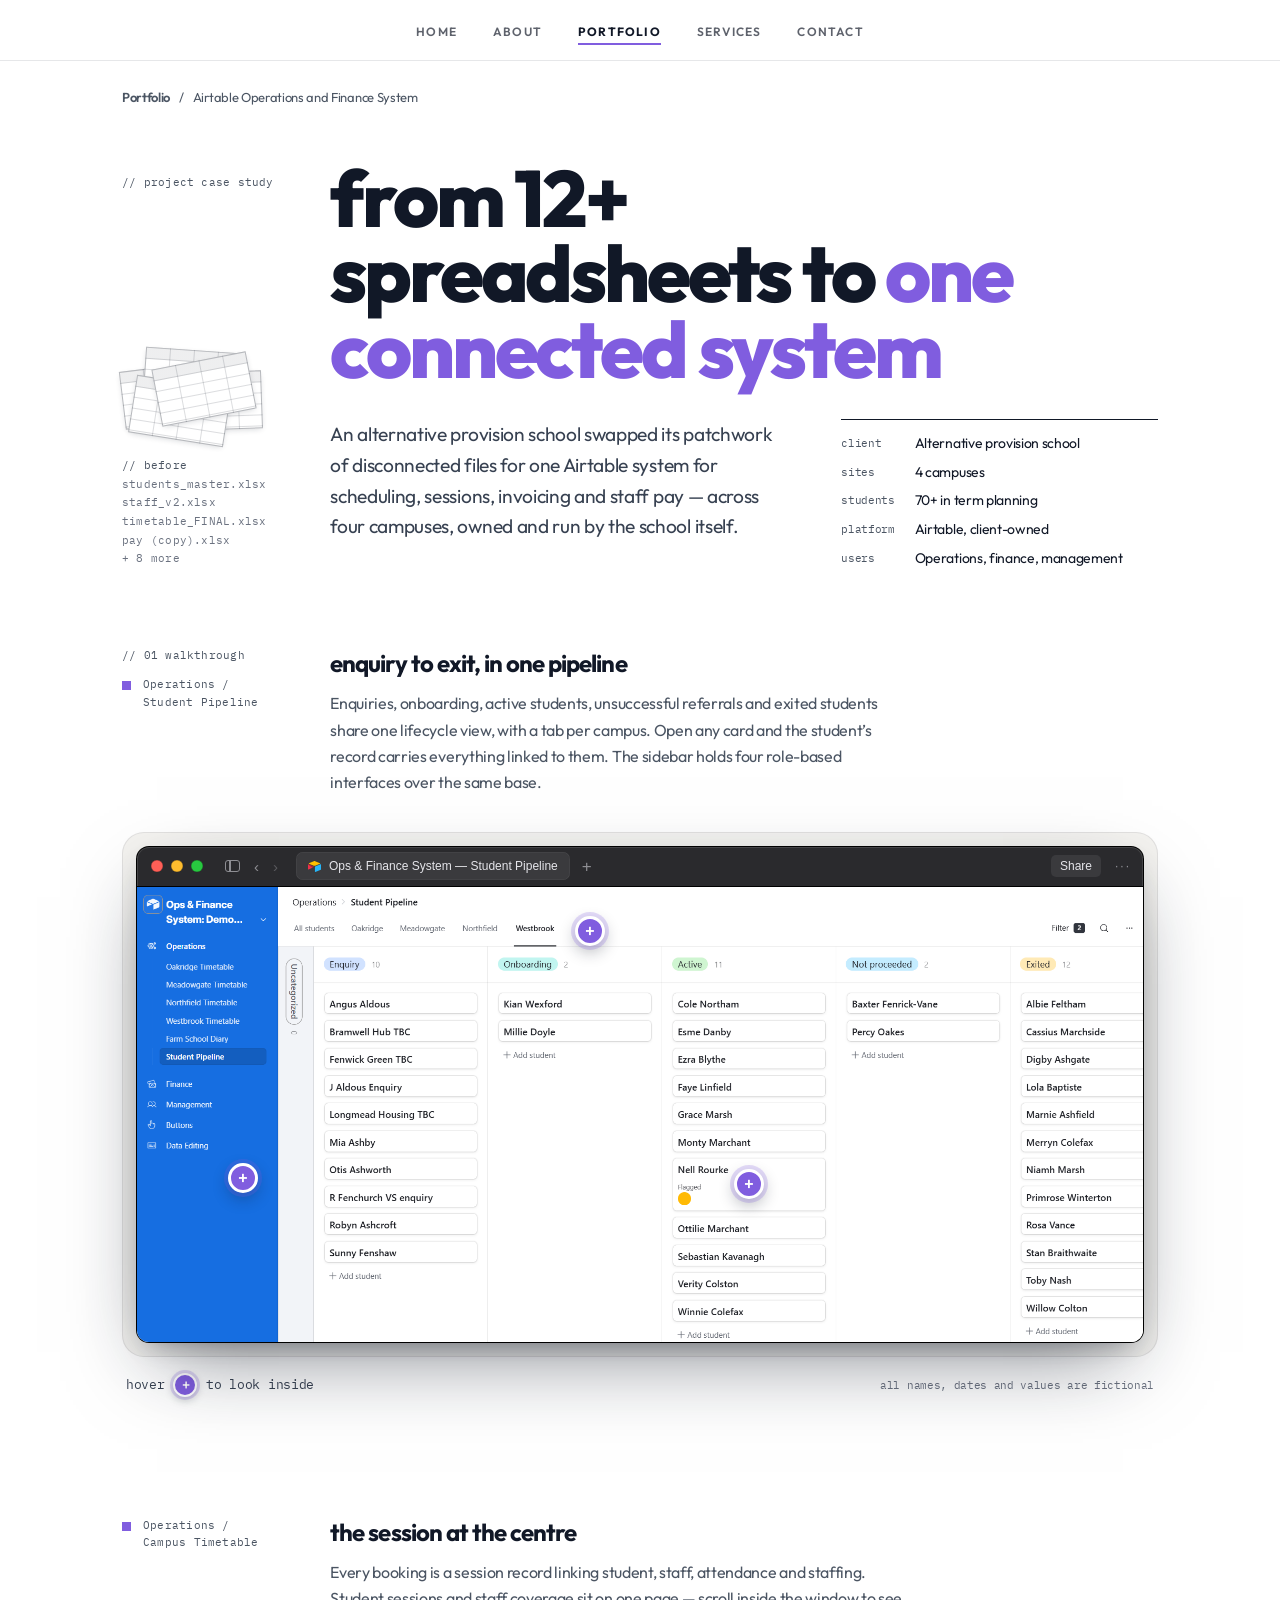
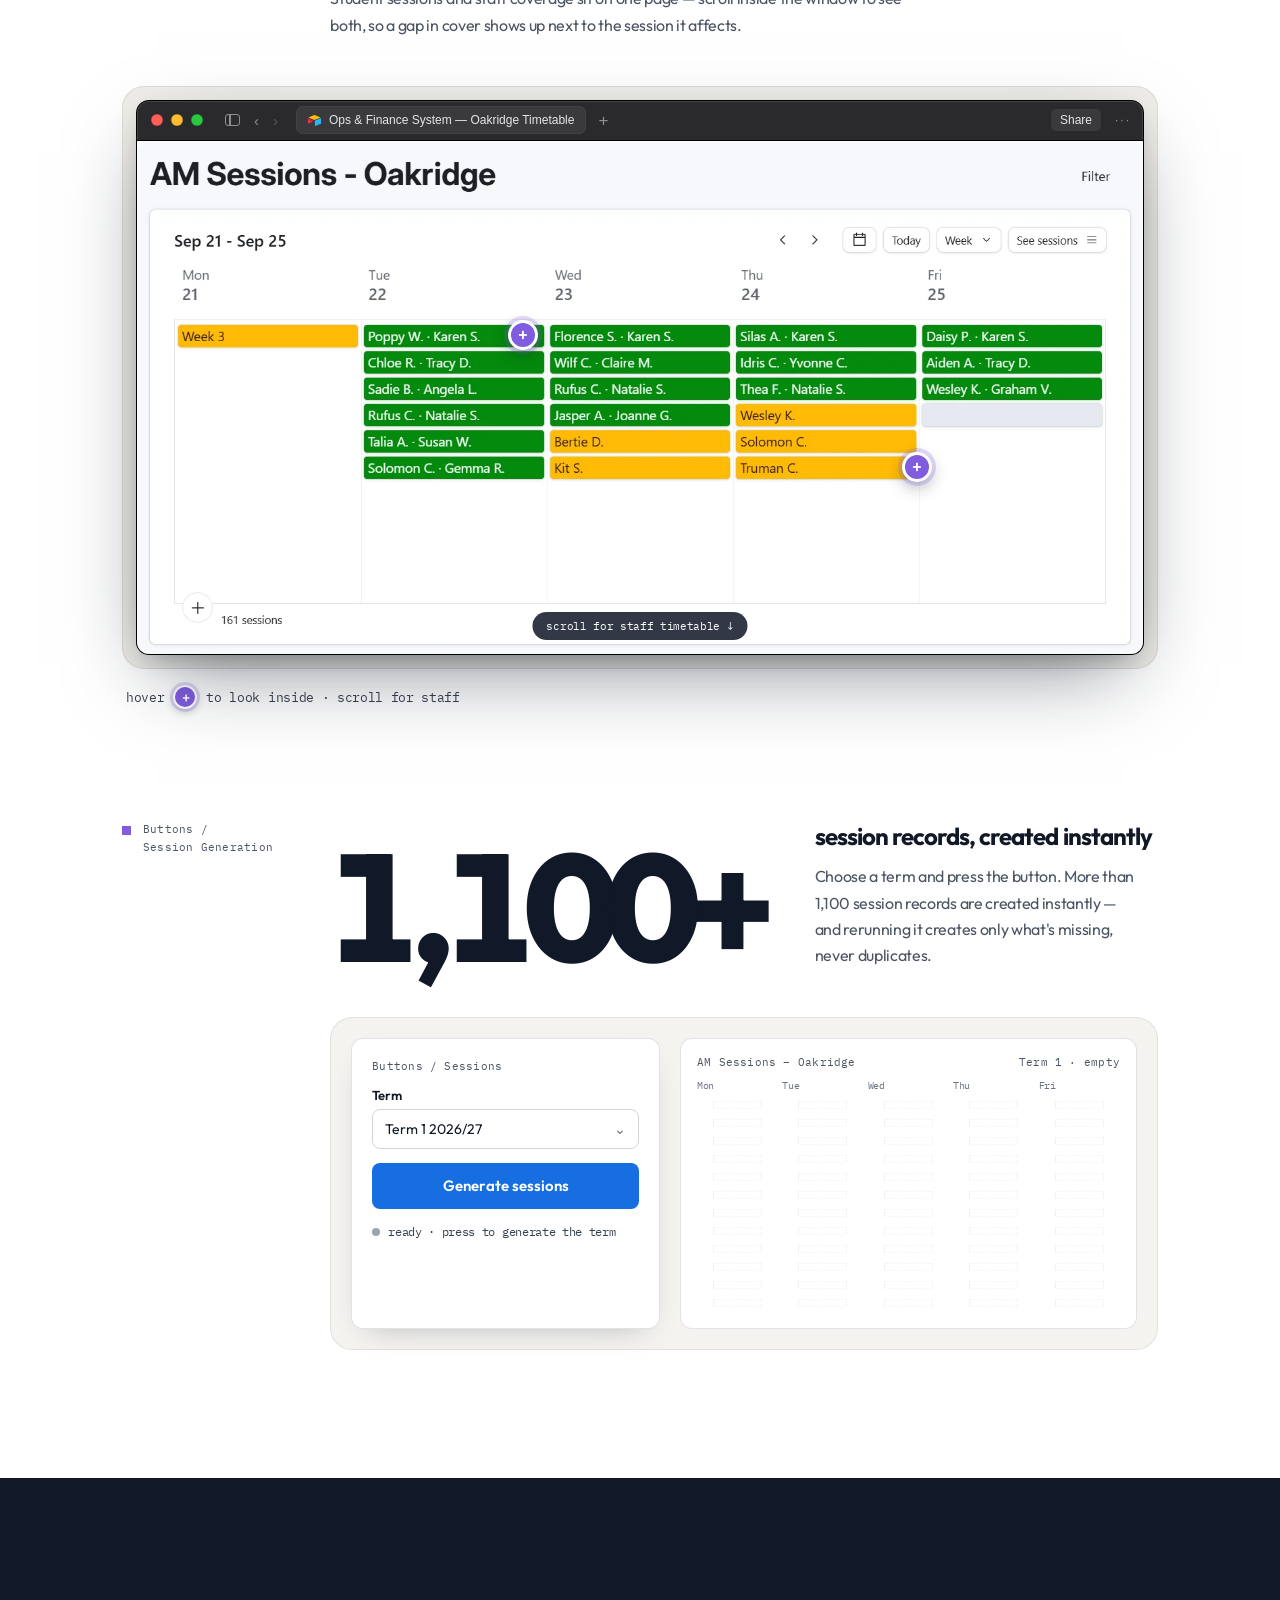
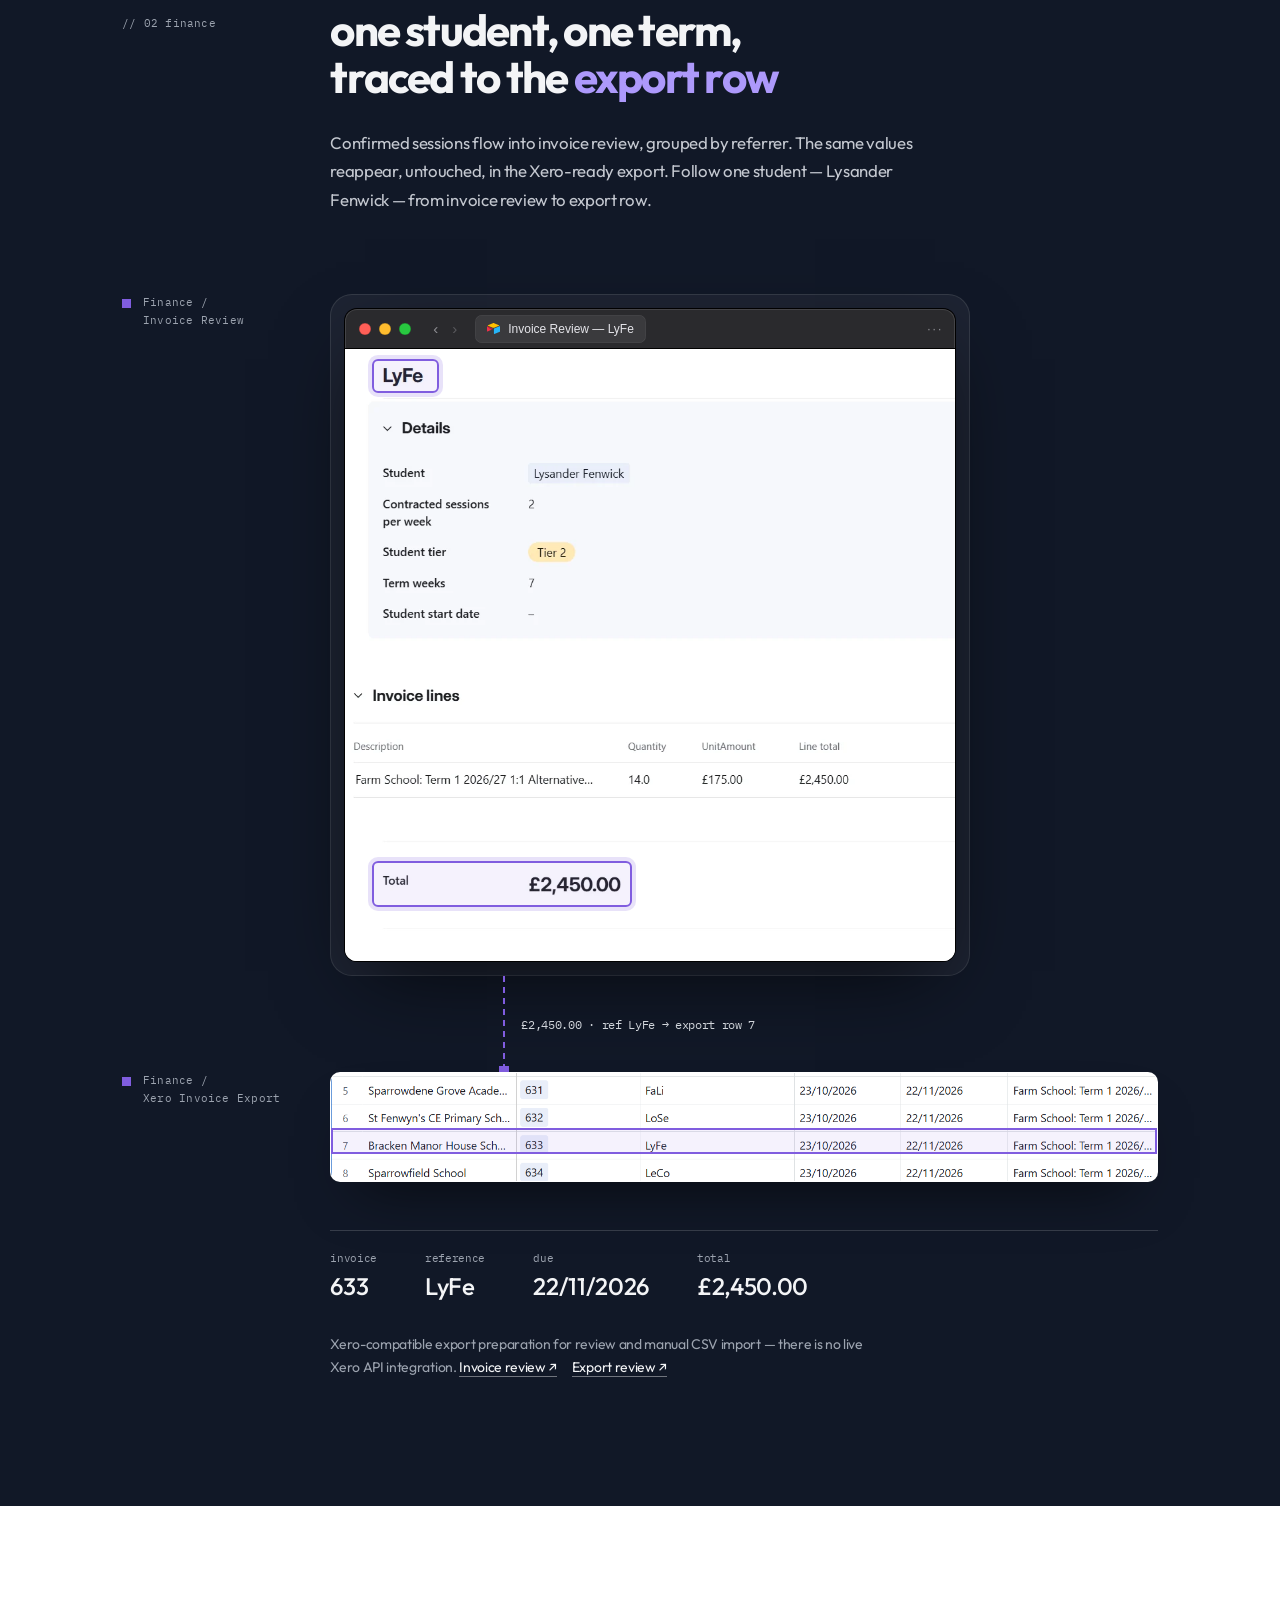
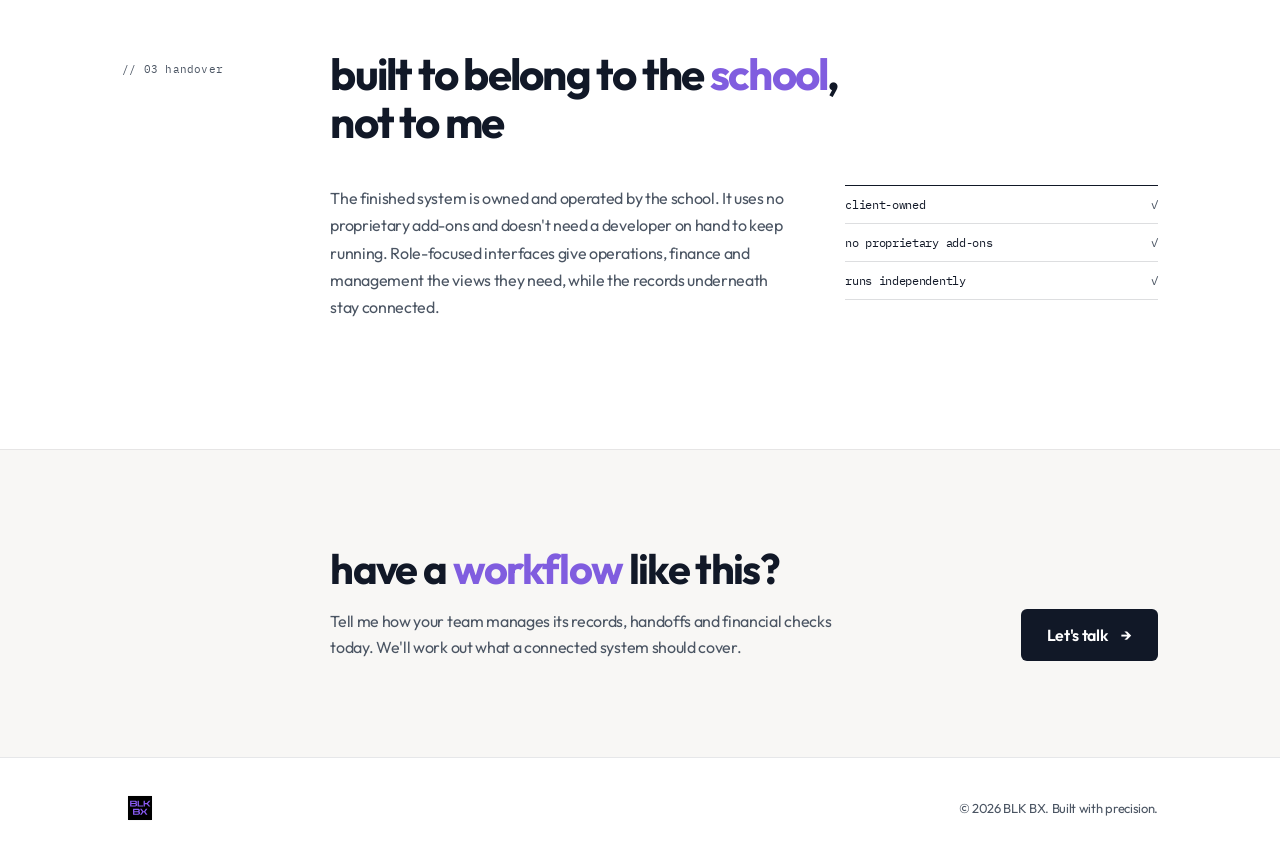
<file: portfolio/airtable-operations-and-finance/index.html>
<!doctype html>
<html lang="en">
<head>
  <meta charset="utf-8">
  <meta name="viewport" content="width=device-width, initial-scale=1">
  <title>Airtable Operations and Finance System — Case Study | Danny Maddock</title>
  <meta name="description" content="How an alternative provision school replaced more than 12 spreadsheets with a client-owned Airtable system for scheduling, sessions, invoicing and staff pay across four campuses.">
  <link rel="canonical" href="https://dannymaddock.com/portfolio/airtable-operations-and-finance/">
  <meta property="og:type" content="article">
  <meta property="og:title" content="Airtable Operations and Finance System — Danny Maddock">
  <meta property="og:description" content="A connected, client-owned Airtable system for an alternative provision school's operations and finance across four campuses.">
  <meta property="og:url" content="https://dannymaddock.com/portfolio/airtable-operations-and-finance/">
  <meta property="og:image" content="https://dannymaddock.com/blk-bx-logo.svg.svg">
  <meta name="twitter:card" content="summary">
  <link rel="icon" href="/blk-bx-logo.svg.svg" type="image/svg+xml">
  <link rel="preconnect" href="https://fonts.googleapis.com">
  <link rel="preconnect" href="https://fonts.gstatic.com" crossorigin>
  <link href="https://fonts.googleapis.com/css2?family=Outfit:wght@300;400;500;600;700;800;900&family=IBM+Plex+Mono:wght@400;500&display=swap" rel="stylesheet">
  <style>
    :root { color-scheme:light; --ink:#111827; --muted:#4b5563; --purple:oklch(58% 0.19 292); --purple-dk:oklch(50% 0.19 292); --purple-lt:oklch(74% 0.14 292); --line:rgba(17,24,39,.1); --mono:'IBM Plex Mono',ui-monospace,monospace; --sys:-apple-system,BlinkMacSystemFont,'SF Pro Text','Helvetica Neue',sans-serif; }
    * { box-sizing:border-box; }
    html { scroll-behavior:smooth; }
    body { margin:0; font-family:'Outfit',-apple-system,BlinkMacSystemFont,'Segoe UI',sans-serif; letter-spacing:-.02em; color:var(--ink); background:#fff; overflow-x:hidden; }
    h1,h2,h3 { letter-spacing:-.04em; }
    a { color:var(--ink); text-decoration:none; }
    a:hover { color:var(--purple-dk); }
    button { font:inherit; }
    :focus-visible { outline:3px solid var(--purple); outline-offset:3px; }
    .skip-link { position:absolute; left:16px; top:-80px; z-index:1000; padding:12px 16px; border-radius:8px; background:var(--ink); color:#fff; font-weight:700; }
    .skip-link:focus { top:12px; color:#fff; }

    /* site nav (shared markup with the rest of the site) */
    .site-nav { position:sticky; top:0; z-index:100; border-bottom:1px solid var(--line); background:rgba(255,255,255,.9); backdrop-filter:blur(12px); -webkit-backdrop-filter:blur(12px); }
    .nav-inner { max-width:1100px; height:60px; padding:0 32px; margin:auto; display:flex; align-items:center; justify-content:center; }
    .nav-list { display:flex; align-items:center; gap:36px; list-style:none; margin:0; padding:0; }
    .nav-list a,.mobile-links a { font-size:12px; font-weight:600; letter-spacing:.1em; text-transform:uppercase; color:rgba(17,24,39,.68); }
    .nav-list a[aria-current="location"],.mobile-links a[aria-current="location"] { color:var(--ink); font-weight:700; border-bottom:2px solid var(--purple); padding-bottom:4px; }
    .mobile-nav { display:none; }

    /* layout */
    .wrap { max-width:1100px; margin:0 auto; padding:0 32px; }
    .row { display:flex; flex-wrap:wrap; gap:20px 48px; }
    .rail { flex:1 1 160px; max-width:200px; min-height:40px; }
    .content { flex:999 1 560px; min-width:0; }
    .mono { font-family:var(--mono); font-size:11px; letter-spacing:.02em; color:var(--muted); }
    .stop-label { display:flex; align-items:flex-start; gap:12px; }
    .stop-label::before { content:""; flex:0 0 auto; width:9px; height:9px; margin-top:5px; background:var(--purple); }
    .stop-label span { font-family:var(--mono); font-size:11px; letter-spacing:.02em; color:var(--muted); line-height:1.6; }
    .dark .stop-label span { color:#9ca3af; }
    .purple { color:var(--purple); }
    .stop-title { margin:0; font-size:1.5rem; font-weight:700; text-transform:lowercase; }
    .stop-copy { margin:12px 0 0; max-width:36em; line-height:1.65; color:var(--muted); text-wrap:pretty; }
    .h2 { margin:0; font-size:clamp(2rem,4.2vw,2.75rem); font-weight:700; line-height:1.08; text-transform:lowercase; max-width:18ch; }

    /* hero */
    .hero { padding:28px 0 0; }
    .breadcrumb { display:flex; flex-wrap:wrap; gap:9px; font-size:13px; color:var(--muted); }
    .breadcrumb a { color:var(--muted); font-weight:600; }
    .hero-rail { padding-top:14px; display:flex; flex-direction:column; justify-content:space-between; gap:48px; }
    .pile { position:relative; width:150px; height:96px; }
    .sheet { position:absolute; width:96px; height:58px; border:1px solid rgba(17,24,39,.3); box-shadow:0 2px 6px -2px rgba(17,24,39,.2); background:linear-gradient(rgba(17,24,39,.07),rgba(17,24,39,.07)) 0 0/100% 11px no-repeat,repeating-linear-gradient(to bottom,transparent 0 10px,rgba(17,24,39,.15) 10px 11px),repeating-linear-gradient(to right,transparent 0 23px,rgba(17,24,39,.15) 23px 24px),#fff; }
    .before-list { margin-top:14px; line-height:1.7; }
    .before-list span { color:#6b7280; }
    .hero h1 { margin:0; font-size:clamp(2.6rem,6.2vw,5.4rem); font-weight:800; line-height:.95; text-transform:lowercase; max-width:14ch; text-wrap:balance; }
    .hero-meta { display:flex; flex-wrap:wrap; gap:32px 56px; margin-top:32px; align-items:flex-start; }
    .intro { flex:3 1 340px; margin:0; font-size:clamp(1.08rem,1.5vw,1.25rem); line-height:1.6; color:#374151; max-width:34em; text-wrap:pretty; }
    .facts { flex:2 1 240px; margin:0; display:grid; grid-template-columns:auto 1fr; gap:9px 20px; font-size:14px; line-height:1.4; border-top:1px solid var(--ink); padding-top:14px; }
    .facts dt { font-family:var(--mono); font-size:11px; color:var(--muted); padding-top:2px; }
    .facts dd { margin:0; }

    /* mac window */
    .tray { position:relative; padding:14px; background:#f4f3f0; border:1px solid rgba(17,24,39,.08); border-radius:22px; }
    .tray.warm { background:#efeee9; }
    .mac { border-radius:12px; overflow:hidden; background:#2a2a2d; box-shadow:0 0 0 1px #000,inset 0 0 0 1px rgba(255,255,255,.12),0 30px 80px -20px rgba(17,24,39,.55),0 10px 24px -12px rgba(17,24,39,.4); }
    .mac-bar { height:40px; display:flex; align-items:center; padding:0 12px 0 14px; font-family:var(--sys); letter-spacing:0; border-bottom:1px solid #000; }
    .lights { display:flex; flex:0 0 auto; gap:8px; }
    .lights i { width:12px; height:12px; border-radius:50%; background:#ff5f57; box-shadow:inset 0 0 0 .5px rgba(0,0,0,.35); }
    .lights i:nth-child(2) { background:#febc2e; }
    .lights i:nth-child(3) { background:#28c840; }
    .mac-nav { display:flex; flex:0 0 auto; align-items:center; gap:14px; margin-left:22px; color:#8e8e93; font-size:15px; line-height:1; }
    .mac-nav .dim { color:#5a5a5e; }
    .sb-icon { position:relative; width:15px; height:12px; border:1.5px solid #8e8e93; border-radius:3px; }
    .sb-icon::after { content:""; position:absolute; left:3px; top:0; bottom:0; width:1.5px; background:#8e8e93; }
    .tab { margin-left:18px; display:flex; align-items:center; gap:8px; height:28px; padding:0 12px; min-width:0; max-width:300px; background:#3a3a3d; border-radius:7px; box-shadow:inset 0 0 0 .5px rgba(255,255,255,.08); }
    .tab img { width:13px; height:auto; flex:0 0 auto; }
    .tab span { font-size:12px; color:#e5e5ea; white-space:nowrap; overflow:hidden; text-overflow:ellipsis; }
    .newtab { margin-left:12px; color:#8e8e93; font-size:17px; line-height:1; }
    .mac-right { margin-left:auto; padding-left:12px; display:flex; align-items:center; gap:14px; color:#8e8e93; font-size:12px; white-space:nowrap; }
    .share { display:inline-flex; align-items:center; height:22px; padding:0 9px; border-radius:5px; background:#3a3a3d; color:#e5e5ea; }
    .more { letter-spacing:2px; color:#929297; }
    .mac.mini { border-radius:10px; box-shadow:0 0 0 1px #000,inset 0 0 0 1px rgba(255,255,255,.12),0 28px 60px -16px rgba(17,24,39,.55); }
    .mini .mac-bar { height:32px; padding:0 10px 0 11px; }
    .mini .lights { gap:6px; }
    .mini .lights i { width:9px; height:9px; }
    .mini .mac-nav { gap:10px; margin-left:16px; font-size:13px; }
    .mini .tab { margin-left:12px; gap:6px; height:22px; padding:0 10px; border-radius:6px; }
    .mini .tab img { width:11px; height:auto; }
    .mini .tab span { font-size:11px; }
    .mini .more { margin-left:auto; padding-left:10px; font-size:11px; }
    .screen { position:relative; overflow:hidden; background:#fff; }
    .crop > img { position:absolute; max-width:none; height:auto; }

    /* hotspots + overlays */
    .hs { position:absolute; z-index:3; transform:translate(-50%,-50%); width:30px; height:30px; padding:0; border-radius:50%; background:var(--purple); color:#fff; border:3px solid #fff; box-shadow:0 0 0 4px oklch(58% 0.19 292 / .22),0 6px 16px rgba(17,24,39,.3); font:500 18px/1 'Outfit',sans-serif; display:grid; place-items:center; cursor:pointer; transition:opacity .18s ease,background .15s ease; }
    .hs:hover { background:var(--purple-dk); }
    .hs::before { content:""; position:absolute; left:50%; top:50%; width:44px; height:44px; transform:translate(-50%,-50%); border-radius:50%; }
    .hs.is-off { opacity:0; pointer-events:none; }
    .fade { opacity:0; transition:opacity .18s ease; pointer-events:none; }
    .fade.is-on { opacity:1; }
    .hl { position:absolute; z-index:2; border:2px solid var(--purple); border-radius:5px; background:oklch(58% 0.19 292 / .08); box-shadow:0 0 0 4px oklch(58% 0.19 292 / .15); }
    .pill { position:absolute; z-index:2; background:#fff; color:var(--ink); border:1px solid rgba(17,24,39,.14); box-shadow:0 8px 24px -8px rgba(17,24,39,.35); border-radius:999px; padding:7px 14px; font-size:13px; font-weight:600; white-space:nowrap; }
    .pill.long { border-radius:10px; padding:9px 14px; line-height:1.4; white-space:normal; width:min(360px,60%); text-wrap:pretty; }
    .pop { position:absolute; z-index:2; pointer-events:none; opacity:0; transform:translateY(10px) scale(.98); transition:opacity .22s ease,transform .22s ease; }
    .pop.is-on { opacity:1; transform:none; }
    .hint { display:flex; flex-wrap:wrap; justify-content:space-between; align-items:center; gap:8px 24px; margin-top:16px; padding:0 4px; font-family:var(--mono); font-size:13px; color:#374151; }
    .hint > span:first-child { display:inline-flex; align-items:center; gap:9px; }
    .hint .fictional { font-size:11px; color:#6b7280; }
    .hint-dot { width:24px; height:24px; border-radius:50%; background:var(--purple); color:#fff; border:2px solid #fff; box-shadow:0 0 0 3px oklch(58% 0.19 292 / .22),0 3px 8px rgba(17,24,39,.25); display:inline-grid; place-items:center; font:500 15px/1 'Outfit',sans-serif; }
    .verb-touch { display:none; }
    @media (hover:none) { .verb-hover { display:none; } .verb-touch { display:inline; } }

    /* sidebar interface pop-out */
    .navpop { position:absolute; left:-10px; top:50%; height:120%; display:flex; align-items:flex-start; gap:20px; z-index:5; pointer-events:none; transform-origin:12% center; opacity:0; transform:translateY(-50%) scale(.9); transition:opacity .25s ease,transform .3s cubic-bezier(.2,.8,.2,1); }
    .navpop.is-on { opacity:1; transform:translateY(-50%) scale(1); }
    .navpop-shot { position:relative; flex:0 0 auto; height:100%; aspect-ratio:352/832; background:rgb(22,110,225); border-radius:12px; overflow:hidden; box-shadow:0 0 0 1px rgba(17,24,39,.25),0 40px 80px -24px rgba(17,24,39,.6),0 12px 28px -12px rgba(17,24,39,.4); }
    .navpop-shot img { position:absolute; left:0; top:0; max-width:none; height:auto; opacity:0; transition:opacity .6s ease; }
    .navpop-shot img.is-on { opacity:1; }
    .navcard { flex:0 1 300px; min-width:0; margin-top:56px; background:#fff; color:var(--ink); border:1px solid rgba(17,24,39,.14); box-shadow:0 8px 24px -8px rgba(17,24,39,.35); border-radius:10px; padding:12px 14px; }
    .navcard-num { font-family:var(--mono); font-size:10px; letter-spacing:.06em; text-transform:uppercase; color:var(--purple-dk); }
    .navcard-name { margin-top:4px; font-size:15px; font-weight:700; }
    .navcard-desc { margin-top:2px; font-size:13px; line-height:1.4; color:var(--muted); }
    .navcard-bars { display:flex; gap:4px; margin-top:10px; }
    .navcard-bars span { flex:1; height:3px; border-radius:2px; background:rgba(17,24,39,.12); transition:background .3s ease; }
    .navcard-bars span.is-on { background:var(--purple); }
    .navcard-foot { margin-top:10px; font-size:12px; color:var(--muted); }
    .navcard-hint { margin-top:6px; font-family:var(--mono); font-size:11px; color:var(--muted); }

    /* timetable */
    .tt { position:relative; }
    .tt-scroll { position:relative; aspect-ratio:1490/760; overflow-y:auto; overscroll-behavior:auto; background:#fff; }
    .tt-divider { height:1px; background:rgba(17,24,39,.1); }
    .scroll-hint { position:absolute; left:50%; bottom:14px; transform:translateX(-50%); z-index:4; pointer-events:none; display:inline-flex; align-items:center; gap:8px; padding:7px 14px; border-radius:999px; background:rgba(17,24,39,.86); color:#fff; font-family:var(--mono); font-size:11px; white-space:nowrap; transition:opacity .2s ease; }
    .tt.scrolled .scroll-hint { opacity:0; }

    /* generator */
    .gen-head { display:flex; flex-wrap:wrap; gap:24px 48px; align-items:flex-end; }
    .gen-num { flex:0 0 auto; font-size:clamp(5rem,12vw,9.5rem); font-weight:800; line-height:.82; letter-spacing:-.06em; font-variant-numeric:tabular-nums; }
    .gen-panel { margin-top:48px; padding:20px; background:#f4f3f0; border:1px solid rgba(17,24,39,.08); border-radius:22px; display:flex; flex-wrap:wrap; gap:20px; }
    .gen-card { min-width:0; background:#fff; border:1px solid rgba(17,24,39,.12); border-radius:12px; }
    .gen-ctrl { flex:1 1 240px; padding:20px; display:flex; flex-direction:column; gap:14px; box-shadow:0 12px 30px -18px rgba(17,24,39,.35); }
    .gen-field-label { font-size:13px; font-weight:600; margin-bottom:6px; letter-spacing:0; }
    .gen-select { height:40px; display:flex; align-items:center; justify-content:space-between; padding:0 12px; border:1px solid rgba(17,24,39,.18); border-radius:8px; font-size:14px; letter-spacing:0; }
    .gen-select span { color:#6b7280; }
    .gen-btn { height:46px; border:0; border-radius:8px; background:rgb(22,110,225); color:#fff; font:600 15px/1 'Outfit',sans-serif; letter-spacing:0; cursor:pointer; box-shadow:0 0 0 4px oklch(58% 0.19 292 / 0); transition:background .15s ease,box-shadow .2s ease; }
    .gen-btn:hover { background:rgb(14,92,196); }
    .gen-btn.rerun { box-shadow:0 0 0 4px oklch(58% 0.19 292 / .3); }
    .gen-log { display:flex; align-items:center; gap:8px; font-family:var(--mono); font-size:12px; color:#374151; min-height:18px; }
    .gen-dot { flex:0 0 auto; width:8px; height:8px; border-radius:50%; background:#9ca3af; }
    .gen-grid-card { flex:2 1 320px; padding:16px 16px 18px; }
    .gen-grid-head { display:flex; justify-content:space-between; gap:12px; margin-bottom:10px; }
    .gen-days,.gen-cells { display:grid; grid-template-columns:repeat(5,minmax(0,1fr)); gap:4px; }
    .gen-days { font-family:var(--mono); font-size:10px; color:#6b7280; margin-bottom:6px; }
    .gen-cells span { height:14px; border-radius:3px; border:1px dashed rgba(17,24,39,.14); background:transparent; transform:scale(.6); transition:background .18s ease,transform .25s cubic-bezier(.2,.8,.2,1); }
    .gen-cells span.is-on { border-color:transparent; transform:scale(1); }

    /* finance (dark) */
    .dark { background:#111827; color:#f3f4f6; padding:128px 0; }
    .dark .mono { color:#9ca3af; }
    .dark .h2 .purple { color:var(--purple-lt); }
    .dark .tray { background:rgba(255,255,255,.05); border-color:rgba(255,255,255,.1); }
    .dark .mac { box-shadow:0 0 0 1px #000,inset 0 0 0 1px rgba(255,255,255,.12),0 30px 80px -20px rgba(0,0,0,.7); }
    .trace-lead { margin:28px 0 0; max-width:36em; font-size:1.05rem; line-height:1.7; color:#c4c8d0; }
    .inv .mac-bar .more { margin-left:auto; font-size:12px; }
    .inv .hl { border-radius:6px; box-shadow:0 0 0 4px oklch(58% 0.19 292 / .18); }
    .connector { position:relative; max-width:640px; height:96px; --x:calc(14px + (100% - 28px) * .26); }
    .connector i { position:absolute; left:var(--x); top:0; bottom:0; width:2px; background:repeating-linear-gradient(to bottom,var(--purple) 0 6px,transparent 6px 11px); }
    .connector b { position:absolute; left:calc(var(--x) - 4px); bottom:-4px; width:10px; height:10px; background:var(--purple); }
    .connector span { position:absolute; left:calc(var(--x) + 18px); top:50%; transform:translateY(-50%); font-family:var(--mono); font-size:12px; color:#d1d5db; white-space:nowrap; }
    .xero { position:relative; overflow:hidden; aspect-ratio:1444/192; border-radius:10px; border:1px solid rgba(255,255,255,.14); background:#fff; box-shadow:0 30px 60px -30px rgba(0,0,0,.7); }
    .xero .row7 { position:absolute; left:0; right:0; top:50.5%; height:24.5%; border:2px solid var(--purple); background:oklch(58% 0.19 292 / .08); }
    .trace-facts { display:flex; flex-wrap:wrap; gap:20px 48px; margin:0; padding-top:20px; border-top:1px solid rgba(255,255,255,.16); }
    .trace-facts dt { font-family:var(--mono); font-size:11px; color:#9ca3af; }
    .trace-facts dd { margin:6px 0 0; font-size:1.5rem; font-weight:500; }
    .trace-note { margin:32px 0 0; max-width:40em; font-size:14px; line-height:1.6; color:#9ca3af; }
    .trace-note a { color:#f3f4f6; border-bottom:1px solid rgba(255,255,255,.4); }
    .trace-note a:hover { color:var(--purple-lt); }

    /* handover */
    .handover { padding:144px 0 128px; }
    .handover-body { display:flex; flex-wrap:wrap; gap:32px 56px; margin-top:40px; }
    .handover-body p { flex:3 1 320px; margin:0; line-height:1.7; color:var(--muted); max-width:34em; }
    .checklist { flex:2 1 220px; margin:0; padding:0; list-style:none; font-family:var(--mono); font-size:12px; }
    .checklist li { padding:11px 0; border-top:1px solid rgba(17,24,39,.14); display:flex; justify-content:space-between; gap:12px; }
    .checklist li:first-child { border-top-color:var(--ink); }
    .checklist li:last-child { border-bottom:1px solid rgba(17,24,39,.14); }
    .checklist li span { color:var(--muted); }

    /* cta */
    .cta { padding:96px 0; background:#f8f7f5; border-top:1px solid rgba(17,24,39,.08); }
    .cta-body { display:flex; flex-wrap:wrap; gap:28px 56px; align-items:flex-end; justify-content:space-between; }
    .cta-body > div { flex:1 1 360px; min-width:0; }
    .cta h2 { margin:0; font-size:clamp(1.8rem,3.4vw,2.6rem); font-weight:700; line-height:1.1; text-transform:lowercase; }
    .cta p { margin:16px 0 0; max-width:32em; line-height:1.65; color:var(--muted); }
    .cta-btn { display:inline-flex; align-items:center; gap:14px; min-height:52px; padding:0 26px; background:var(--ink); color:#fff; border-radius:6px; font-weight:600; transition:background .15s ease; }
    .cta-btn:hover { background:var(--purple-dk); color:#fff; }

    .site-footer { border-top:1px solid var(--line); padding:32px 0; }
    .footer-inner { display:flex; align-items:center; justify-content:space-between; flex-wrap:wrap; gap:16px; }
    .footer-inner img { width:auto; height:36px; }
    .footer-inner p { margin:0; color:var(--muted); font-size:13px; }

    @media (max-width:768px) {
      .nav-inner { justify-content:flex-end; padding:0 20px; }
      .nav-list { display:none; }
      .mobile-nav { display:block; position:relative; }
      .mobile-nav summary { display:flex; align-items:center; justify-content:center; width:44px; height:44px; cursor:pointer; list-style:none; border-radius:8px; }
      .mobile-nav summary::-webkit-details-marker { display:none; }
      .mobile-nav svg { width:24px; height:24px; }
      .mobile-links { position:absolute; top:52px; right:-20px; width:min(320px,100vw); padding:10px 24px; margin:0; border:1px solid var(--line); background:#fff; list-style:none; box-shadow:0 12px 28px rgba(0,0,0,.09); }
      .mobile-links li { border-bottom:1px solid var(--line); }
      .mobile-links li:last-child { border-bottom:0; }
      .mobile-links a { display:block; padding:15px 4px; }
    }
    @media (max-width:699px) {
      .wrap { padding:0 20px; }
      .hs { width:24px; height:24px; font-size:16px; }
      .pill { max-width:72%; padding:4px 10px; border-radius:10px; font-size:11px; line-height:1.25; white-space:normal; }
      .pill.long { left:4% !important; width:92%; max-width:none; padding:6px 10px; }
      .connector span { right:0; white-space:normal; }
      .navcard { display:none; }
      .tt-scroll { aspect-ratio:auto; overflow-y:visible; }
      .scroll-hint { display:none; }
      .mac-nav .sb-icon, .newtab, .share { display:none; }
      .mac-nav, .tab { margin-left:12px; }
    }
    @media (prefers-reduced-motion:reduce) {
      html { scroll-behavior:auto; }
      *,*::before,*::after { transition-duration:.01ms !important; }
    }
  </style>
  <script type="application/ld+json">
  {"@context":"https://schema.org","@graph":[{"@type":"BreadcrumbList","itemListElement":[{"@type":"ListItem","position":1,"name":"Portfolio","item":"https://dannymaddock.com/portfolio/"},{"@type":"ListItem","position":2,"name":"Airtable Operations and Finance System","item":"https://dannymaddock.com/portfolio/airtable-operations-and-finance/"}]},{"@type":"Article","headline":"Airtable Operations and Finance System","description":"A case study of a client-owned Airtable system for an alternative provision school's operations and finance across four campuses.","author":{"@type":"Person","name":"Danny Maddock","url":"https://dannymaddock.com/"},"mainEntityOfPage":"https://dannymaddock.com/portfolio/airtable-operations-and-finance/"}]}
  </script>
  <script src="/portfolio/airtable-operations-and-finance/case-study.js?v=9beba48" defer></script>
  <script defer src="https://cloud.umami.is/script.js" data-website-id="dac5d32b-0af2-4e4a-9d23-ffa6eaa5a9c3"></script>
</head>
<body>
  <a href="#main-content" class="skip-link">Skip to content</a>
  <nav class="site-nav" aria-label="Main navigation">
    <div class="nav-inner">
      <ul class="nav-list">
        <li><a href="/">Home</a></li><li><a href="/about/">About</a></li><li><a href="/portfolio/" aria-current="location">Portfolio</a></li><li><a href="/services/">Services</a></li><li><a href="/contact/">Contact</a></li>
      </ul>
      <details class="mobile-nav">
        <summary aria-label="Toggle navigation"><svg viewBox="0 0 24 24" fill="none" stroke="currentColor" stroke-width="2" aria-hidden="true"><path d="M3 6h18M3 12h18M3 18h18"/></svg></summary>
        <ul class="mobile-links">
          <li><a href="/">Home</a></li><li><a href="/about/">About</a></li><li><a href="/portfolio/" aria-current="location">Portfolio</a></li><li><a href="/services/">Services</a></li><li><a href="/contact/">Contact</a></li>
        </ul>
      </details>
    </div>
  </nav>

  <main id="main-content">
    <!-- HERO -->
    <header class="hero">
      <div class="wrap">
        <nav class="breadcrumb" aria-label="Breadcrumb"><a href="/portfolio/">Portfolio</a><span aria-hidden="true">/</span><span>Airtable Operations and Finance System</span></nav>

        <div class="row" style="margin-top:56px">
          <div class="rail hero-rail">
            <div class="mono">// project case study</div>
            <div aria-hidden="true">
              <div class="pile">
                <div class="sheet" style="left:0;top:20px;transform:rotate(-7deg);z-index:1"></div>
                <div class="sheet" style="left:22px;top:4px;transform:rotate(4deg);z-index:2"></div>
                <div class="sheet" style="left:44px;top:26px;transform:rotate(-2deg);z-index:3"></div>
                <div class="sheet" style="left:10px;top:36px;transform:rotate(9deg);z-index:4"></div>
                <div class="sheet" style="left:34px;top:14px;transform:rotate(-11deg);z-index:5"></div>
              </div>
              <div class="mono before-list">// before<br><span>students_master.xlsx<br>staff_v2.xlsx<br>timetable_FINAL.xlsx<br>pay (copy).xlsx<br>+ 8 more</span></div>
            </div>
          </div>
          <div class="content">
            <h1>from 12+ spreadsheets to <span class="purple">one connected system</span></h1>
            <div class="hero-meta">
              <p class="intro">An alternative provision school swapped its patchwork of disconnected files for one Airtable system for scheduling, sessions, invoicing and staff pay — across four campuses, owned and run by the school itself.</p>
              <dl class="facts">
                <dt>client</dt><dd>Alternative provision school</dd>
                <dt>sites</dt><dd>4 campuses</dd>
                <dt>students</dt><dd>70+ in term planning</dd>
                <dt>platform</dt><dd>Airtable, client-owned</dd>
                <dt>users</dt><dd>Operations, finance, management</dd>
              </dl>
            </div>
          </div>
        </div>

        <!-- stop 01 -->
        <div class="row" style="margin-top:80px">
          <div class="rail">
            <div class="mono" style="margin-bottom:14px">// 01 walkthrough</div>
            <div class="stop-label"><span>Operations /<br>Student Pipeline</span></div>
          </div>
          <div class="content">
            <h2 class="stop-title">Enquiry to exit, in one pipeline</h2>
            <p class="stop-copy">Enquiries, onboarding, active students, unsuccessful referrals and exited students share one lifecycle view, with a tab per campus. Open any card and the student’s record carries everything linked to them. The sidebar holds four role-based interfaces over the same base.</p>
          </div>
        </div>
        <figure id="fig-01" style="margin:36px 0 0;scroll-margin-top:80px">
          <div class="tray">
            <div class="navpop" data-show="nav" aria-hidden="true">
              <div class="navpop-shot">
                <img class="is-on" src="/airtable-ops-side-bar-1.webp" alt="" width="352" height="724" style="width:100%">
                <img src="/airtable-ops-side-bar-2.webp" alt="" width="349" height="721" loading="lazy" style="width:99.15%">
                <img src="/airtable-ops-side-bar-3.webp" alt="" width="295" height="832" loading="lazy" style="width:83.81%">
                <img src="/airtable-ops-side-bar-4.webp" alt="" width="292" height="520" loading="lazy" style="width:82.95%">
              </div>
              <div class="navcard">
                <div class="navcard-num">interface <span data-nav="num">1</span> of 4</div>
                <div class="navcard-name" data-nav="name">Operations</div>
                <div class="navcard-desc" data-nav="desc">6 pages — a timetable per campus, the farm school diary and the student pipeline.</div>
                <div class="navcard-bars"><span class="is-on"></span><span></span><span></span><span></span></div>
                <div class="navcard-foot">29 pages · one base underneath</div>
                <div class="navcard-hint"><span class="verb-hover">click</span><span class="verb-touch">tap</span> + again for the next interface</div>
              </div>
            </div>

            <div class="mac">
              <div class="mac-bar">
                <span class="lights"><i></i><i></i><i></i></span>
                <span class="mac-nav"><span class="sb-icon"></span><span>‹</span><span class="dim">›</span></span>
                <span class="tab"><img src="/airtable.svg" alt=""><span>Ops &amp; Finance System — Student Pipeline</span></span>
                <span class="newtab">+</span>
                <span class="mac-right"><span class="share">Share</span><span class="more">···</span></span>
              </div>
              <div class="screen" style="aspect-ratio:1912/865;overflow:visible">
                <img src="/airtable-ops-01-student-pipeline.webp" width="1912" height="865" alt="Airtable student pipeline with enquiry, onboarding, active, not proceeded and exited columns" fetchpriority="high" decoding="async" style="display:block;width:100%;height:100%;object-fit:cover;object-position:left top">
                <div class="pop" data-show="record" style="left:2%;top:3%;width:min(58%,calc(63.26% - 47.6px))" aria-hidden="true">
                  <div class="mac mini">
                    <div class="mac-bar">
                      <span class="lights"><i></i><i></i><i></i></span>
                      <span class="mac-nav"><span>‹</span><span class="dim">›</span></span>
                      <span class="tab"><img src="/airtable.svg" alt=""><span>Student details view — Nell Rourke</span></span>
                      <span class="more">···</span>
                    </div>
                    <div class="screen crop" style="aspect-ratio:714/480">
                      <img src="/airtable-ops-student-details.webp" alt="" width="1120" height="924" loading="lazy" style="left:-26.05%;top:-8.33%;width:156.9%">
                    </div>
                  </div>
                </div>
                <div class="hl fade" data-show="campus" style="left:15.4%;top:6%;width:26.4%;height:6.4%;border-radius:6px"></div>
                <div class="pill fade" data-show="campus" style="left:15.4%;top:14.4%">Tabs per campus for filtered views</div>
                <button type="button" class="hs" data-hot="nav" aria-label="Show interfaces in the sidebar; activate again for the next interface" style="left:10.5%;top:64%">+</button>
                <button type="button" class="hs" data-hot="campus" data-hide-on="record nav" aria-label="Show campus views" style="left:45%;top:9.8%">+</button>
                <button type="button" class="hs" data-hot="record" aria-label="Open student details view" style="left:60.8%;top:65.3%">+</button>
              </div>
            </div>
          </div>
          <figcaption class="hint">
            <span><span class="verb-hover">hover</span><span class="verb-touch">tap</span> <span class="hint-dot" aria-hidden="true">+</span> to look inside</span>
            <span class="fictional">all names, dates and values are fictional</span>
          </figcaption>
        </figure>
      </div>
    </header>

    <!-- WALKTHROUGH -->
    <section aria-label="Walkthrough">
      <div class="wrap">
        <!-- stop 02 -->
        <div class="row" style="margin-top:120px">
          <div class="rail"><div class="stop-label"><span>Operations /<br>Campus Timetable</span></div></div>
          <div class="content">
            <h2 class="stop-title">The session at the centre</h2>
            <p class="stop-copy">Every booking is a session record linking student, staff, attendance and staffing. Student sessions and staff coverage sit on one page — scroll inside the window to see both, so a gap in cover shows up next to the session it affects.</p>
          </div>
        </div>
        <figure style="margin:48px 0 0">
          <div class="tray warm">
            <div class="mac">
              <div class="mac-bar">
                <span class="lights"><i></i><i></i><i></i></span>
                <span class="mac-nav"><span class="sb-icon"></span><span>‹</span><span class="dim">›</span></span>
                <span class="tab"><img src="/airtable.svg" alt=""><span>Ops &amp; Finance System — Oakridge Timetable</span></span>
                <span class="newtab">+</span>
                <span class="mac-right"><span class="share">Share</span><span class="more">···</span></span>
              </div>
              <div class="tt">
                <div class="tt-scroll" role="region" tabindex="0" aria-label="Student sessions and staff timetable, scrollable">
                  <div class="screen crop" style="aspect-ratio:1490/760">
                    <img src="/airtable-ops-student-sessions.webp" width="1909" height="856" alt="AM Sessions – Oakridge week view; each booking shows student and staff member" loading="lazy" style="left:-26.2%;top:-9.2%;width:128.1%">
                    <div class="pop" data-show="session" style="left:46%;top:2%;width:min(46%,calc(55.19% - 36px))" aria-hidden="true">
                      <div class="mac mini">
                        <div class="mac-bar">
                          <span class="lights"><i></i><i></i><i></i></span>
                          <span class="mac-nav"><span>‹</span><span class="dim">›</span></span>
                          <span class="tab"><img src="/airtable.svg" alt=""><span>Session record — Poppy W. · Karen S.</span></span>
                          <span class="more">···</span>
                        </div>
                        <div class="screen crop" style="aspect-ratio:710/630">
                          <img src="/airtable-ops-session-detail-2.webp" alt="" width="813" height="678" loading="lazy" style="left:-8.45%;top:-3.17%;width:114.5%">
                        </div>
                      </div>
                    </div>
                    <div class="hl fade" data-show="gap" style="left:59.6%;top:61.4%;width:18%;height:4.9%"></div>
                    <div class="pill fade" data-show="gap" style="right:22.5%;top:68.5%">Student booked, awaiting staff allocation — shows in amber</div>
                    <button type="button" class="hs" data-hot="session" aria-label="Open session record" style="left:38.4%;top:37.9%">+</button>
                    <button type="button" class="hs" data-hot="gap" data-hide-on="session" aria-label="Show unstaffed session" style="left:77.5%;top:63.6%">+</button>
                  </div>
                  <div class="tt-divider"></div>
                  <div class="screen crop" style="aspect-ratio:1488/760">
                    <img src="/airtable-ops-staff-timetable.webp" width="1912" height="862" alt="AM Staff – Oakridge week view showing staff coverage for the same week" loading="lazy" style="left:-26.2%;top:-10.5%;width:128.5%">
                    <div class="hl fade" data-show="karen" style="left:22.4%;top:40.9%;width:18.3%;height:4.6%"></div>
                    <div class="pill long fade" data-show="karen" style="left:22.4%;top:47.6%">Red shows the staff member is booked for a session — in this case Karen S. is assigned to Poppy W. as shown above.</div>
                    <div class="hl fade" data-show="avail" style="left:59.4%;top:61.4%;width:18.3%;height:4.6%"></div>
                    <div class="pill fade" data-show="avail" style="right:22.3%;top:68.1%">Green cards show staff available for allocation</div>
                    <button type="button" class="hs" data-hot="karen" aria-label="Show Karen S. staffing record" style="left:38.3%;top:43.2%">+</button>
                    <button type="button" class="hs" data-hot="avail" aria-label="Show available staff" style="left:75.5%;top:63.7%">+</button>
                  </div>
                </div>
                <div class="scroll-hint" aria-hidden="true">scroll for staff timetable ↓</div>
              </div>
            </div>
          </div>
          <figcaption class="hint" style="justify-content:flex-start">
            <span><span class="verb-hover">hover</span><span class="verb-touch">tap</span> <span class="hint-dot" aria-hidden="true">+</span> to look inside · scroll for staff</span>
          </figcaption>
        </figure>

        <!-- stop 03 -->
        <div class="row" style="margin-top:112px;padding-bottom:128px">
          <div class="rail"><div class="stop-label"><span>Buttons /<br>Session Generation</span></div></div>
          <div class="content">
            <div class="gen-head">
              <div class="gen-num" id="gen-num">1,100+</div>
              <div style="flex:1 1 280px;min-width:0">
                <h2 class="stop-title">session records, created instantly</h2>
                <p class="stop-copy" style="max-width:28em">Choose a term and press the button. More than 1,100 session records are created instantly — and rerunning it creates only what's missing, never duplicates.</p>
              </div>
            </div>
            <div class="gen-panel">
              <div class="gen-card gen-ctrl">
                <div class="mono">Buttons / Sessions</div>
                <div>
                  <div class="gen-field-label">Term</div>
                  <div class="gen-select">Term 1 2026/27 <span aria-hidden="true">⌄</span></div>
                </div>
                <button type="button" class="gen-btn" id="gen-btn">Generate sessions</button>
                <div class="gen-log" aria-live="polite"><span class="gen-dot" id="gen-dot"></span><span id="gen-log">ready · press to generate the term</span></div>
              </div>
              <div class="gen-card gen-grid-card" aria-hidden="true">
                <div class="mono gen-grid-head"><span>AM Sessions – Oakridge</span><span id="gen-week">Term 1 · empty</span></div>
                <div class="gen-days"><span>Mon</span><span>Tue</span><span>Wed</span><span>Thu</span><span>Fri</span></div>
                <div class="gen-cells" id="gen-cells"></div>
              </div>
            </div>
          </div>
        </div>
      </div>
    </section>

    <!-- FINANCE TRACE -->
    <section class="dark" aria-labelledby="trace-title">
      <div class="wrap">
        <div class="row">
          <div class="rail" style="padding-top:10px"><div class="mono">// 02 finance</div></div>
          <div class="content">
            <h2 class="h2" id="trace-title">one student, one term, traced to the <span class="purple">export row</span></h2>
            <p class="trace-lead">Confirmed sessions flow into invoice review, grouped by referrer. The same values reappear, untouched, in the Xero-ready export. Follow one student — Lysander Fenwick — from invoice review to export row.</p>
          </div>
        </div>

        <div class="row" style="margin-top:80px">
          <div class="rail"><div class="stop-label"><span>Finance /<br>Invoice Review</span></div></div>
          <div class="content">
            <figure class="inv" style="margin:0;max-width:640px">
              <div class="tray">
                <div class="mac">
                  <div class="mac-bar">
                    <span class="lights"><i></i><i></i><i></i></span>
                    <span class="mac-nav"><span>‹</span><span class="dim">›</span></span>
                    <span class="tab"><img src="/airtable.svg" alt=""><span>Invoice Review — LyFe</span></span>
                    <span class="more">···</span>
                  </div>
                  <div class="screen crop" style="aspect-ratio:919/922">
                    <img src="/airtable-ops-invoice-review-3.webp" width="1779" height="922" alt="Invoice record LyFe for Lysander Fenwick: 2 sessions per week, Tier 2, 7 term weeks; invoice line 14.0 × £175.00 = £2,450.00; total £2,450.00" loading="lazy" style="left:-93.6%;top:0;width:193.6%">
                    <div class="hl" style="left:4.4%;top:1.6%;width:11%;height:5.6%"></div>
                    <div class="hl" style="left:4.4%;top:83.6%;width:42.6%;height:7.6%"></div>
                  </div>
                </div>
              </div>
            </figure>
            <div class="connector" aria-hidden="true"><i></i><b></b><span>£2,450.00 · ref LyFe → export row 7</span></div>
          </div>
        </div>
        <div class="row">
          <div class="rail"><div class="stop-label"><span>Finance /<br>Xero Invoice Export</span></div></div>
          <div class="content">
            <div class="xero crop">
              <img src="/airtable-ops-05-xero-export-review.webp" width="1915" height="858" alt="Xero invoice export review rows; row 7 shows Bracken Manor House School, invoice 633, reference LyFe, dated 23/10/2026, due 22/11/2026" loading="lazy" style="left:-24.65%;top:-204.7%;width:132.6%">
              <div class="row7"></div>
            </div>
          </div>
        </div>
        <div class="row" style="margin-top:48px">
          <div class="rail"></div>
          <div class="content">
            <dl class="trace-facts">
              <div><dt>invoice</dt><dd>633</dd></div>
              <div><dt>reference</dt><dd>LyFe</dd></div>
              <div><dt>due</dt><dd>22/11/2026</dd></div>
              <div><dt>total</dt><dd>£2,450.00</dd></div>
            </dl>
            <p class="trace-note">Xero-compatible export preparation for review and manual CSV import — there is no live Xero API integration. <a href="/airtable-ops-invoice-review-3.webp" target="_blank" rel="noopener">Invoice review ↗</a> <a href="/airtable-ops-05-xero-export-review.webp" target="_blank" rel="noopener" style="margin-left:12px">Export review ↗</a></p>
          </div>
        </div>
      </div>
    </section>

    <!-- HANDOVER -->
    <section class="handover" aria-labelledby="handover-title">
      <div class="wrap">
        <div class="row">
          <div class="rail" style="padding-top:12px"><div class="mono">// 03 handover</div></div>
          <div class="content">
            <h2 class="h2" id="handover-title">built to belong to the <span class="purple">school</span>, not to me</h2>
            <div class="handover-body">
              <p>The finished system is owned and operated by the school. It uses no proprietary add-ons and doesn't need a developer on hand to keep running. Role-focused interfaces give operations, finance and management the views they need, while the records underneath stay connected.</p>
              <ul class="checklist">
                <li>client-owned<span aria-hidden="true">✓</span></li>
                <li>no proprietary add-ons<span aria-hidden="true">✓</span></li>
                <li>runs independently<span aria-hidden="true">✓</span></li>
              </ul>
            </div>
          </div>
        </div>
      </div>
    </section>

    <!-- CTA -->
    <section class="cta" aria-labelledby="cta-title">
      <div class="wrap">
        <div class="row">
          <div class="rail" style="min-height:0"></div>
          <div class="content cta-body">
            <div>
              <h2 id="cta-title">have a <span class="purple">workflow</span> like this?</h2>
              <p>Tell me how your team manages its records, handoffs and financial checks today. We'll work out what a connected system should cover.</p>
            </div>
            <a class="cta-btn" href="/contact/">Let's talk <span aria-hidden="true">→</span></a>
          </div>
        </div>
      </div>
    </section>
  </main>

  <footer class="site-footer"><div class="wrap footer-inner"><img src="/blk-bx-logo.svg.svg" alt="BLK BX" width="113" height="36" loading="lazy"><p>© 2026 BLK BX. Built with precision.</p></div></footer>
</body>
</html>
</file>
